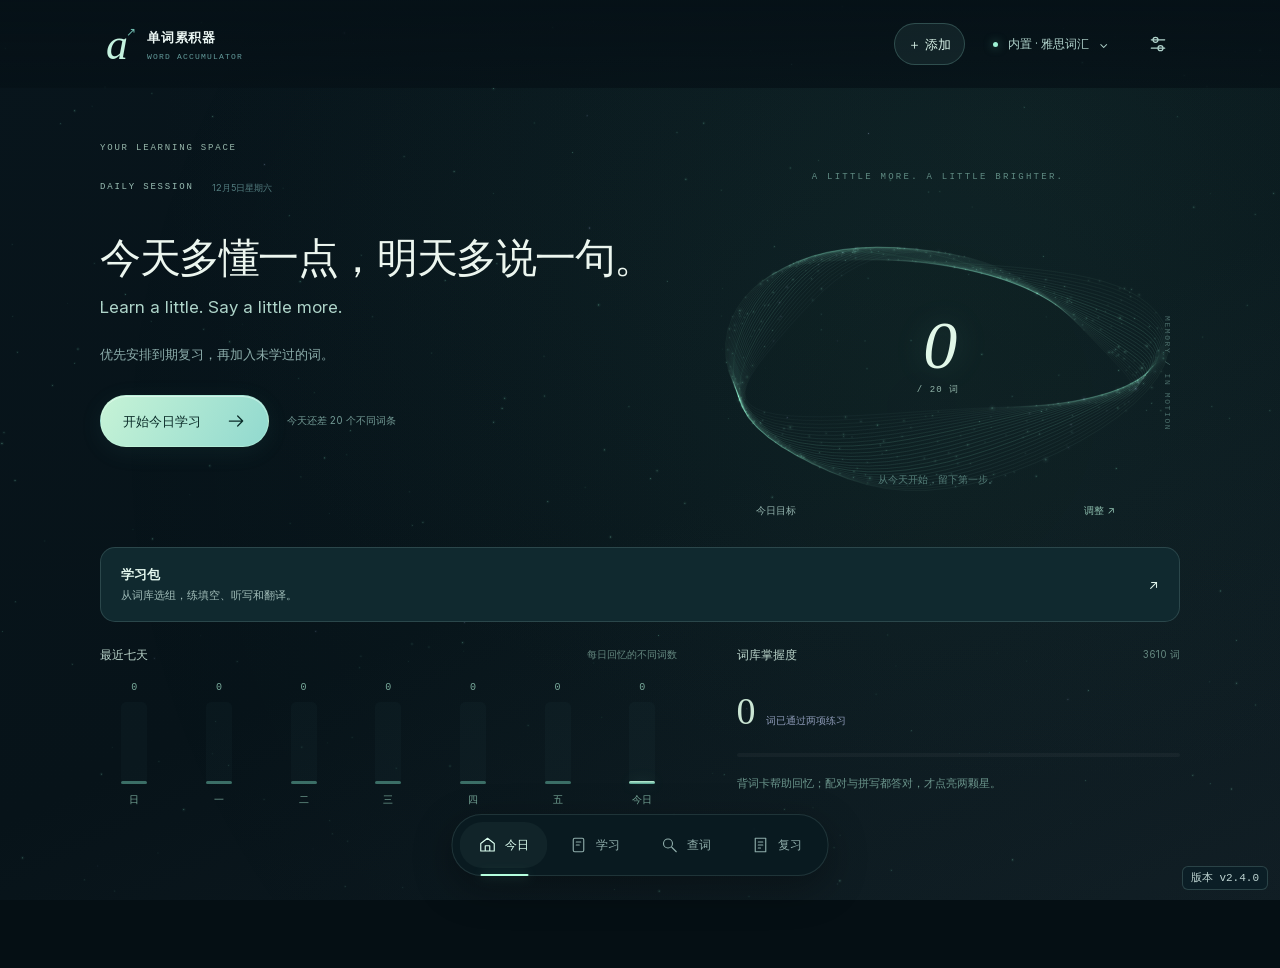
<file: index.html>
<!doctype html>
<html lang="zh-CN">
<head>
<meta charset="utf-8">
<meta name="viewport" content="width=device-width, initial-scale=1, viewport-fit=cover">
<title>单词累积器 · Word Accumulator</title>

<script>const words = [];</script>
<script defer src="words-01.js"></script>
<script defer src="words-02.js?v=5"></script>
<script defer src="words-03.js?v=5"></script>
<script defer src="words-04.js"></script>
<script defer src="words-05.js"></script>
<script defer src="words-06.js"></script>
<script defer src="words-07.js"></script>
<script defer src="words-08.js?v=5"></script>
<script defer src="words-09.js"></script>
<script defer src="words-10.js"></script>
<script defer src="words-11.js"></script>
<script defer src="words-12.js?v=5"></script>
<script defer src="extra-examples.js"></script>
<script defer src="word-audit.js"></script>
<script defer src="deck-photo.js?v=3"></script>
<script defer src="unit6-repair.js?v=1"></script>
<script defer src="custom-decks.js?v=9"></script>
<script defer src="accumulator.js?v=studio5"></script>
<script defer src="sentence-quiz.js?v=decks1"></script>
<link rel="stylesheet" href="star-study.css?v=panels1">
<link rel="stylesheet" href="orbit.css?v=1">
<script defer src="pronunciation.js?v=1"></script>
<script defer src="pronunciation-audit.js?v=1"></script>
<script defer src="studio-audio.js?v=localvoice1"></script>
<script defer src="learning-progress.js?v=2"></script>
<script defer src="star-study.js?v=dictionary1"></script>
<script defer src="filter-panels.js?v=multideck1"></script>
<link rel="stylesheet" href="spatial.css?v=studio4">
<script defer src="backup-validation.js?v=2"></script>
<script defer src="spatial.js?v=library2"></script>
<script defer src="practice-sessions.js?v=1"></script>
<link rel="stylesheet" href="luminous.css?v=2">
<script defer src="luminous.js?v=orbit5"></script>
<link rel="stylesheet" href="personal-learning.css?v=5">
<script defer src="word-dictionary.js?v=2"></script>
<script defer src="personal-learning.js?v=6"></script>
<script defer src="exam-core.js?v=library1"></script>
<script defer src="exam-store.js?v=1"></script>
<script defer src="exam-ocr.js?v=3"></script>
<script defer src="vocabulary-library.js?v=2"></script>
<script defer src="deepseek-import.js?v=2"></script>
<script defer src="exam-app.js?v=deepseek3"></script>
<script defer src="exam-entry.js?v=deepseek1"></script>
  <link rel="stylesheet" href="release-version.css?v=2.2.0">
</head>
<body class="personal-learning"><div class="studio-shell">
<aside class="studio-rail" aria-label="导航">
  <div class="studio-brand"><span class="brand-mark" aria-hidden="true">◎</span><div><strong>单词累积器</strong><small>WORD ACCUMULATOR</small></div></div>
  <div class="rail-label">学习工作台</div>
  <nav aria-label="练习模式">
    <button type="button" data-mode="study" aria-pressed="true"><span aria-hidden="true">◇</span> 背词卡</button>
    <button type="button" data-mode="browse" aria-pressed="false"><span aria-hidden="true">⌕</span> 查词</button>
    <button type="button" data-mode="match" aria-pressed="false"><span aria-hidden="true">⇄</span> 英汉配对</button>
    <button type="button" data-mode="spell" aria-pressed="false"><span aria-hidden="true">Aa</span> 拼写</button>
    <button type="button" data-mode="quiz" aria-pressed="false"><span aria-hidden="true">≡</span> 句子选择</button>
  </nav>
  <div class="rail-credit">make by lyxx</div>
</aside>
<main>
<p id="personal-notice" role="status"></p>
<section id="vocabulary-workspace" hidden aria-label="词库与学习包"></section>
<template id="vocabulary-template">
<div class="vocabulary-panel">
  <div id="notice" role="status" aria-live="polite"></div>
    <section id="view-home" class="view" hidden>
      <h1>学习包</h1>
      <p class="muted pack-intro">从词库选一组或多组，按题型练填空、听写和翻译。</p>
      <div id="return-strip" class="return-strip" hidden></div>
      <section class="panel source-picker" aria-labelledby="choose-groups-title">
        <div class="section-head small"><h2 id="choose-groups-title">从词库选练习分组</h2><button class="text-button" id="go-add-material">＋ 添加资料到词库</button></div>
        <label class="field">选择词库<select id="pack-deck"></select></label>
        <div id="pack-groups" class="pack-groups" role="group" aria-label="可选分组"></div>
        <div class="actions picker-actions"><button class="primary" id="choose-pack-groups" disabled>用所选分组创建学习包 →</button><span id="pack-group-count" class="muted" role="status"></span></div>
      </section>
      <div class="section-head"><h2>我的学习包</h2><button class="text-button" id="toggle-archived">查看已归档</button></div>
      <div id="pack-list" class="pack-grid"><p class="muted">正在读取学习包…</p></div>
      <div class="storage-strip"><p>学习包与练习进度保存在此浏览器。</p><button class="text-button" id="backup-all">导出学习包</button><label class="text-button file-label">导入学习包备份<input id="backup-file" type="file" accept=".json,application/json"></label></div>
    </section>
    <section id="view-saved" class="view" hidden>
      <h1>词库准备好了</h1>
      <p class="hint">在顶部「学习词库」可随时切换，和雅思词汇一样练背词卡、配对和拼写。每套词库独立保存进度。</p>
      <p class="muted pack-intro" id="library-saved-message" role="status"></p>
      <div class="actions">
        <button class="primary" id="open-imported-library">开始背这套单词</button>
        <button id="browse-imported-library">查看这套词库</button>
        <button id="practice-imported-library">去学习包选组</button>
        <button id="add-more-material">继续添加</button>
      </div>
    </section>
    <section id="view-import" class="view" hidden>
      <button class="back-link" id="back-from-workspace">← 返回</button>
      <div class="page-heading"><p class="eyebrow" id="import-kicker">第 1 步 · 添加资料</p><h1 id="import-heading">先把要学的，放进来。</h1><p id="import-description" class="muted">一张词表截图，或几行双语句子，就能开始。</p></div>
      <div class="steps" aria-label="创建步骤"><span id="step-one" class="active" aria-current="step"><b>1</b> 添加资料</span><i></i><span id="step-two"><b>2</b> 核对词句</span><i></i><span id="step-three"><b>3</b> <span id="final-step-label">保存到词库</span></span></div>
      <div id="import-inputs" class="import-workspace">
        <section class="panel input-panel recognition-panel" aria-label="识别方式">
          <label class="field">识别方式
            <select id="recognition-method">
              <option value="local">本机识别 · 整齐词表 · 免费</option>
              <option value="deepseek">DeepSeek · 双栏课本、排版复杂的资料</option>
            </select>
          </label>
          <div id="deepseek-settings" hidden>
            <label class="field">DeepSeek API Key<input id="deepseek-key" type="password" autocomplete="off" spellcheck="false" autocapitalize="none" placeholder="粘贴你的 API Key"></label>
            <p id="deepseek-key-status" class="hint" role="status"></p>
            <button type="button" id="deepseek-forget" class="text-button" hidden>清除已保存的 Key</button>
            <p class="hint">使用 V4.1 Flash 1017。点击识别后，当前资料会直接发送给 DeepSeek，按你的 API 账户计费。Key 在首次成功调用后记在当前浏览器，公共设备使用后请清除。</p>
            <button id="deepseek-cancel" class="text-button" hidden>停止等待</button>
          </div>
          <p id="deepseek-progress" class="hint" role="status"></p>
          <p id="deepseek-usage" class="hint" role="status" hidden></p>
        </section>
        <div class="import-tabs" role="group" aria-label="选择导入方式"><button data-import-mode="image" aria-pressed="true"><svg viewBox="0 0 24 24" aria-hidden="true"><rect x="3" y="4" width="18" height="16" rx="3"/><path d="m6 16 4-4 4 4 3-2M8 8h.01"/></svg>上传图片 / 文件</button><button data-import-mode="text" aria-pressed="false"><svg viewBox="0 0 24 24" aria-hidden="true"><path d="M5 5h14M5 10h14M5 15h9M5 20h6"/></svg>粘贴文字</button></div>
        <section id="image-input-panel" class="panel input-panel"><label class="drop-zone" id="drop-zone"><span class="upload-illustration" aria-hidden="true"><span class="upload-sheet"><i></i><i></i><i></i></span><span class="upload-circle">↑</span></span><strong>添加词表截图或课本照片</strong><span>点击选择，或拖入文件 · 支持多图一起导入</span><span class="file-types">图片 / TXT / CSV / TSV / PDF / DOCX</span><input id="source-files" type="file" multiple accept="image/*,.txt,.csv,.tsv,.pdf,.docx"></label><div class="import-tip"><span>小提示</span><p>尽量拍正，让整页词表入镜。双栏课本会尝试分栏识别。每次最多 10 个文件，图片上限 12 MB，文档上限 18 MB。</p></div><p class="hint" id="image-recognition-note">本机识别首次需下载识别资源，可以随时停止。</p></section>
        <section id="text-input-panel" class="panel input-panel" hidden><div class="section-head small"><h2>复制进来，就从这里开始。</h2><button class="text-button" id="fill-example">帮我填一个示例</button></div><label class="sr-only" for="import-text">词表或双语句子</label><textarea id="import-text" rows="9" maxlength="120000" placeholder="address | 处理；解决 | We need to address this problem.&#10;capture | 拍摄；记录 | I want to capture the light.&#10;We need more time. | 我们需要更多时间。"></textarea><div class="import-tip"><span>这样写就行</span><p>一行一条，用竖线或制表符分隔。只有英文的单词会尝试补齐释义；句子的中文意思请一起放进来。</p></div></section>
        <div id="source-list" class="source-list"></div><div id="ocr-progress" class="ocr-progress" hidden><span class="working-dot"></span><p id="ocr-status" role="status"></p><progress id="ocr-meter" max="1" value="0"></progress><button class="text-button" id="cancel-ocr">停止识别</button></div><p id="import-summary" class="hint"></p>
      </div>
      <div id="preview-actions" class="wizard-actions"><span id="draft-status" class="hint">资料仅保存在当前设备</span><button class="primary" id="preview">下一步：核对词句 →</button></div>
      <section id="review-panel" hidden>
        <div id="review-content"><div class="review-tools"><div><h2>这些是准备带进练习的内容</h2><p id="review-summary" class="muted"></p></div><button class="text-button" id="back-to-sources">← 修改资料</button></div><div class="review-tools"><label class="check"><input type="checkbox" id="select-all" checked> 全部选入学习</label><button class="text-button" id="add-row">＋ 手动加一条</button></div><p id="parse-notice" class="hint"></p><p id="deepseek-review-usage" class="hint" role="status" hidden></p><details id="deepseek-coverage" hidden><summary>查看每份资料识别了多少条</summary><ul id="deepseek-page-counts"></ul></details><div id="review-rows"></div><div class="pager"><button id="prev-page">← 上一页</button><span id="page-label"></span><button id="next-page">下一页 →</button></div><div class="wizard-actions review-next"><span id="chosen-summary" class="hint"></span><button id="review-forward" class="primary">核对好了，下一步 →</button></div></div>
        <section id="destination-content" class="panel destination-panel" hidden>
          <div class="section-head small"><h2>保存到词库</h2><button class="text-button" id="back-to-material-review">← 返回核对</button></div>
          <p id="destination-summary" class="muted"></p>
          <div id="word-destination">
            <label class="field">单词保存位置<select id="material-deck"></select></label>
            <label class="field" id="material-name-field">新词库名称<input id="material-name" maxlength="80" placeholder="例如：大学英语 U5"></label>
          </div>
          <p id="sentence-destination" class="hint">双语句子会出现在「查词 → 已添加 → 句子」，可以直接练翻译。</p>
          <button class="primary" id="save-to-library">保存到词库</button>
        </section>
        <div id="plan-content" class="plan-layout" hidden>
          <section class="panel plan-panel"><div class="section-head small"><h2>给这次学习一个名字</h2><button class="text-button" id="back-to-review">← 返回核对</button></div><label class="field">学习包名称<input id="pack-name" maxlength="80" placeholder="例如：大学英语 U1–U4 小测"></label>
            <div class="plan-fields"><label class="field">考试 / 预计学完日期<input id="exam-date" type="date" required><span class="hint">没有考试也可以，用它安排学习节奏。</span></label><fieldset><legend>每天花多少时间？</legend><div class="pill-options" id="minute-options"><button type="button" data-minutes="5">5 分钟</button><button type="button" data-minutes="10">10 分钟</button><button type="button" data-minutes="15" aria-pressed="true">15 分钟</button><button type="button" data-minutes="20">20 分钟</button><button type="button" data-minutes="30">30 分钟</button></div></fieldset></div>
            <fieldset><legend>这次想练什么？</legend><div class="mode-options"><label class="check"><input type="checkbox" name="pack-mode" value="cloze" checked><span>首字母填空<small>从词义和原句里回忆</small></span></label><label class="check"><input type="checkbox" name="pack-mode" value="listen" checked><span>听写<small>听到单词，写出拼写</small></span></label><label class="check"><input type="checkbox" name="pack-mode" value="en-zh" checked><span>英译中<small>读懂原句的意思</small></span></label><label class="check"><input type="checkbox" name="pack-mode" value="zh-en" checked><span>中译英<small>用英文把意思说出来</small></span></label></div></fieldset>
          </section>
          <aside class="plan-ready"><span class="ready-icon" aria-hidden="true">✦</span><p class="eyebrow">准备好，就开始</p><h2 id="plan-ready-title">你的练习正在就位。</h2><p id="plan-ready-summary"></p><div id="plan-preview"></div><p class="hint">先复习到期内容，再学新词句。每轮最多 10 题，随时可以暂停。</p><button class="primary full" id="save-pack">创建并开始练习 →</button><p id="save-status" role="status" class="hint"></p><p class="local-note">保存在当前浏览器 · 支持导出备份</p></aside>
        </div>
      </section>
    </section>
    <section id="view-pack" class="view" hidden><div id="pack-detail"></div></section>
    <section id="view-practice" class="view" hidden>
      <div class="practice-top"><button class="back-link" id="leave-practice">← 保存并返回</button><span id="practice-name"></span><span id="practice-count"></span></div><progress id="practice-meter" max="10" value="0" aria-label="本轮练习进度"></progress>
      <div id="question-card" class="question-card"><div class="question-eyebrow"><span id="question-type" class="eyebrow"></span><button class="text-button" id="question-source">查看来源 ↗</button></div><div id="listen-area" hidden><button class="listen-button" id="listen-play" aria-label="播放听写发音">♪</button><p>点击播放，可重复听</p></div><p id="question-prompt" class="question-prompt" lang="en"></p><p id="question-clue" class="question-clue"></p><div id="speech-line" class="speech-line"><button id="question-play" class="text-button">♪ 朗读原句</button><span id="speech-status" role="status"></span><div class="accent-control"><button data-accent="en-GB" aria-pressed="false">英音</button><button data-accent="en-US" aria-pressed="true">美音</button></div></div><form id="answer-form"><label id="answer-label" for="practice-answer">你的答案</label><textarea id="practice-answer" rows="2" maxlength="1500" autocomplete="off" autocapitalize="none" spellcheck="false" placeholder="先回忆，再写下答案"></textarea><div class="answer-actions"><button type="button" class="text-button" id="reveal-answer">暂时不会，看答案</button><button type="submit" class="primary" id="check-answer">检查答案 ↵</button></div></form><div id="answer-feedback" role="status" hidden></div><div id="self-review" hidden><p>表达不同也可以正确。请核对否定、数量、时间和主客体，再判断意思是否一致。</p><label class="check"><input id="remember-alternative" type="checkbox"> 保存这次表达为可接受答案</label><div class="actions"><button id="self-wrong">还需复习</button><button id="self-correct" class="primary">意思一致</button></div></div><button id="next-question" class="primary full" hidden>下一题 →</button></div><div id="session-result" class="panel result-panel" hidden></div>
    </section>
  <dialog id="source-dialog" class="source-dialog"><div class="dialog-head"><div><p class="eyebrow">回到原文，找回语境</p><h2 id="source-title">原始资料</h2></div><button class="icon-button" id="source-close" aria-label="关闭来源">×</button></div><div id="source-content"></div></dialog>
  <dialog id="confirm-dialog"><h2 id="confirm-title"></h2><p id="confirm-description"></p><div class="actions"><button id="confirm-cancel">取消</button><button id="confirm-ok" class="primary">确认</button></div></dialog>
</div>
</template>
<div class="studio-top"><span>学习工作台 <b>/</b> <strong id="studio-mode">背词卡</strong></span><button id="help-open" type="button">? 操作说明</button></div>
<header class="acc-hero"><div class="orbital-art" aria-hidden="true"><i></i><i></i><i></i><span></span></div>
  <div class="hero-copy"><div class="eyebrow" id="studio-kicker">01 / FLASHCARDS</div><h1 id="studio-title">背词卡</h1><p id="studio-description">选一个词组，先回忆词义，再翻卡确认。</p></div>
  <div class="hero-progress"><span class="eyebrow">当前词库进度</span><div class="hero-metrics"><div><strong id="mastered-count">—</strong><span>已掌握</span></div><div><strong id="unmastered-percent">—</strong><span>待掌握</span></div></div></div>
  <div class="hero-art">
    <svg viewBox="0 0 232 174" shape-rendering="crispEdges" aria-hidden="true">
      <defs>
        <clipPath id="glass-top"><path d="M45 23H187V48H178V60H165V68H150V77H133V86H99V77H82V68H67V60H54V48H45Z"/></clipPath>
        <clipPath id="glass-bottom"><path d="M99 87H133V96H150V105H165V113H178V125H187V150H45V125H54V113H67V105H82V96H99Z"/></clipPath>
        <pattern id="grains" width="16" height="12" patternUnits="userSpaceOnUse"><rect width="16" height="12" fill="#b98046"/><rect x="3" y="2" width="2" height="2" fill="#e7bb6b"/><rect x="11" y="8" width="2" height="2" fill="#d39548"/></pattern>
      </defs>
      <path d="M36 17H196V49H187V62H174V72H158V81H142V92H158V102H174V112H187V124H196V156H36V124H45V112H58V102H74V92H90V81H74V72H58V62H45V49H36Z" fill="#927042"/>
      <path d="M45 23H187V48H178V60H165V68H150V77H133V96H150V105H165V113H178V125H187V150H45V125H54V113H67V105H82V96H99V77H82V68H67V60H54V48H45Z" fill="#31584c"/>
      <rect x="42" y="87" width="148" height="63" fill="#9bc4b4" clip-path="url(#glass-bottom)"/>
      <rect id="sand-top" x="42" y="23" width="148" height="63" fill="url(#grains)" clip-path="url(#glass-top)"/>
      <rect id="sand-bottom" x="42" y="150" width="148" height="0" fill="url(#grains)" clip-path="url(#glass-bottom)"/>
      <path d="M24 10H208V17H215V25H17V17H24ZM17 149H215V157H208V164H24V157H17Z" fill="#bd8a49"/>
      <path d="M24 10H208V14H24ZM24 153H208V157H24Z" fill="#ebc78a"/>
      <path d="M29 25H36V149H29ZM196 25H203V149H196Z" fill="#bd8a49"/>
      <path d="M31 32H33V141H31ZM198 32H200V141H198Z" fill="#ebc78a"/>
    </svg>
  </div>
</header>

<div class="study-controls" aria-label="词库与筛选">
  <div class="deck-bar"><div class="control-symbol" aria-hidden="true">▤</div><div class="select-field"><label for="deck-select">学习词库</label><select id="deck-select"></select></div><button type="button" class="primary" id="deck-import">＋ 添加资料</button></div>
  <div class="toolbar" id="word-toolbar" hidden><div class="select-field"><label for="topic">主题范围</label><select id="topic"><option value="">全部主题</option></select></div><div class="select-field filter-control"><label for="word-filter">练习筛选</label><select id="word-filter"></select></div><div class="filter-stats"><span class="tag" id="count"></span><span class="word-stars" id="progress" aria-live="polite"></span></div></div>
</div>
<details class="card scope-picker" id="practice-scope" hidden>
<summary>练习范围 <span class="scope-chip" id="scope-summary"></span></summary>
<p class="muted">可以跨主题勾选多组。未勾选时，使用上方「主题」选定的范围。</p>
<div class="scope-list" id="scope-list"></div>
<div class="actions"><button type="button" id="scope-clear">清除所选分组</button></div>
</details>
<nav class="learning-modes" aria-label="学习方式" hidden>
  <button type="button" data-view="study">背词卡</button>
  <button type="button" data-exercise="match">配对</button>
  <button type="button" data-exercise="spell">拼写</button>
  <button type="button" data-exercise="quiz">选词</button>
  <button type="button" data-view="translate">翻译</button>
  <button type="button" data-view="packs">学习包</button>
</nav>
<nav class="collection-tabs" aria-label="查词与词库" hidden>
  <button type="button" data-view="lookup">英汉词典</button>
  <button type="button" data-view="collection">已添加</button>
  <button type="button" data-view="browse">浏览词库</button>
</nav>
<section id="dictionary" hidden aria-label="英汉词典">
  <form id="dictionary-form" role="search">
    <input id="dictionary-input" type="search" lang="en" aria-label="英文单词或短语" placeholder="输入英文单词或短语" maxlength="90" autocomplete="off" autocapitalize="none" spellcheck="false" enterkeyhint="search" required>
    <button type="submit" class="primary">查词</button>
  </form>
  <div id="dictionary-pronunciation" class="dictionary-audio pronunciation-controls" hidden>
    <button type="button" data-pronunciation="en-GB" aria-label="播放英音">英音</button>
    <button type="button" data-pronunciation="en-US" aria-label="播放美音">美音</button>
    <span id="dictionary-audio-status" role="status"></span>
  </div>
  <div id="dictionary-suggestions" aria-label="试查单词">
    <span>试一试</span>
    <button type="button" lang="en" data-lookup="plot">plot</button>
    <button type="button" lang="en" data-lookup="capture">capture</button>
    <button type="button" lang="en" data-lookup="hesitate">hesitate</button>
  </div>
  <p id="dictionary-status" role="status"></p>
  <article id="dictionary-result" hidden></article>
</section>
<section id="personal-collection" hidden aria-label="已添加的单词与句子">
  <div class="collection-head">
    <div class="collection-types" role="group" aria-label="收藏类型">
      <button type="button" data-collection="word" aria-pressed="true">单词</button>
      <button type="button" data-collection="sentence" aria-pressed="false">句子</button>
    </div>
    <div class="collection-actions">
      <button type="button" id="collection-study" disabled>背收藏单词</button>
      <button type="button" id="collection-translate" hidden>练收藏句子</button>
      <button type="button" id="collection-import">＋ 添加资料</button>
    </div>
  </div>
  <p id="collection-status" role="status"></p>
  <p id="collection-empty" class="muted"></p>
  <ul id="collection-list"></ul>
  <p id="collection-audio" class="tag" role="status"></p>
</section>
<section id="translation" class="card" hidden aria-label="双向翻译">
  <div class="translation-head">
    <div class="collection-types" role="group" aria-label="翻译方向">
      <button type="button" data-direction="en" aria-pressed="true">英译中</button>
      <button type="button" data-direction="zh" aria-pressed="false">汉译英</button>
    </div>
    <button type="button" id="translation-all" hidden>练全部句子</button>
    <span id="translation-progress" class="tag"></span>
  </div>
  <p id="translation-empty" class="muted" hidden></p>
  <button type="button" data-add id="translation-add" hidden>＋ 添加句子</button>
  <div id="translation-question" hidden>
    <p id="translation-prompt" tabindex="-1"></p>
    <form id="translation-form">
      <label for="translation-answer">你的译文</label>
      <textarea id="translation-answer" rows="3" maxlength="1500" required></textarea>
      <button type="submit" class="primary">提交并对照</button>
    </form>
    <div id="translation-result" hidden>
      <h2>参考译文</h2>
      <p id="translation-reference"></p>
      <p id="translation-feedback" class="muted" role="status"></p>
      <div class="actions translation-ratings">
        <button type="button" data-translation-rating="again">需要重练</button>
        <button type="button" data-translation-rating="close">意思相近</button>
        <button type="button" class="primary" data-translation-rating="correct">正确</button>
      </div>
    </div>
  </div>
  <div id="translation-done" hidden>
    <p id="translation-summary"></p>
    <button type="button" id="translation-repeat">再练一轮</button>
  </div>
</section>
<div class="exercise-layout browsing" id="exercise-layout"><div>
<section id="study" class="star-study" aria-label="背词卡">
<div class="card study-card">
<div class="flight-toolbar"><button type="button" id="study-focus" aria-pressed="false">⤢ 沉浸</button><div class="flight-label"><span class="live-dot"></span> ORBIT / 记忆航行</div><div class="flight-options" aria-label="背词方式"><button type="button" data-flight="swipe" aria-pressed="true">滑动卡</button><button type="button" data-flight="classic" aria-pressed="false">按钮卡</button></div></div>
  <div class="study-meta"><span class="eyebrow" id="study-batch">本组词卡</span><span id="study-count" class="tag" aria-live="polite"></span></div>
  <progress id="study-progress" aria-label="本组词卡进度" max="30" value="0"></progress>
  <div class="card-orbit"><div class="orbit-underlay" aria-hidden="true"></div><div class="flashcard-face" id="study-face"><span id="swipe-verdict" aria-hidden="true"></span>
    <div class="flashcard-top"><span id="study-index" class="eyebrow">WORD CARD</span><button type="button" id="study-speak" aria-label="播放英语发音">◖)) 发音</button></div>
    <button type="button" id="study-flip" aria-controls="study-details" aria-expanded="false"><strong id="study-word" lang="en"></strong><span class="tag" id="study-hint"></span></button>
    <div id="study-details" hidden><p id="study-meaning"></p><p id="study-example" lang="en"></p><a id="study-source" class="tag" hidden></a></div>
    <span id="speech-status" class="tag" role="status"></span>
  </div>
  </div><p class="gesture-guide" id="gesture-guide">← 左划再复习 · 轻点展开 · 右划认识 →</p>
  <div class="study-ratings" aria-label="自评"><button type="button" data-rating="1"><kbd>←</kbd> 再复习</button><button type="button" data-rating="2"><kbd>2</kbd> 模糊</button><button type="button" data-rating="3">认识 <kbd>→</kbd></button></div>
  <div class="actions study-actions"><button type="button" id="study-undo" disabled>↶ 撤销上张</button><button type="button" id="study-restart" hidden>再背本组</button><button type="button" class="primary" id="study-match">练习本组配对 <span aria-hidden="true">↗</span></button></div>
</div>
<aside class="card map-panel">
  <div class="map-head"><div><span class="eyebrow">GROUP PROGRESS</span><h2>本组单词</h2></div><span id="map-count" class="tag"></span></div>
  <label for="map-group">学习分组</label><select id="map-group"></select>
  <div class="map-field"><svg viewBox="0 0 280 180" preserveAspectRatio="none" aria-hidden="true"><path d="M26 20 70 50 113 29 168 58 210 22 254 43M20 89 63 111 109 78 163 99 209 84 260 105M24 152 62 134 109 163 158 134 213 158 256 139M70 50 63 111 62 134M168 58 163 99 158 134M210 22 209 84 213 158"/></svg><div id="constellation" aria-label="本组单词航线"></div></div>
  <p class="tag">点编号跳转词卡。配对、拼写都通过后，航点点亮。</p>
</aside>
</section>
<section class="card" id="browse" aria-label="查词" hidden>
<div class="panel-heading"><span class="eyebrow">WORD INDEX</span><h2>搜索词汇</h2></div><label class="sr-only" for="search">搜索词汇</label><input id="search" type="search" placeholder="输入英文单词或中文释义">
<div class="workspace">
<div class="word-pane"><div class="words" id="word-list"></div><p id="empty" hidden>没有找到符合条件的词。</p></div>
<aside class="card detail" aria-label="词条详情"><h2 id="detail-word">选择一个单词</h2><p class="tag" id="detail-pos"></p><p id="detail-meaning"></p><p class="word-stars" id="detail-stars"></p><div id="example-block" hidden><h3>例句</h3><p lang="en" id="detail-example"></p><a id="example-source" class="tag" hidden></a></div></aside>
</div>
</section>
<section class="card" id="match" hidden aria-label="配对">
<div class="panel-heading match-heading"><div><span class="eyebrow">MATCH ROUND</span><h2>英汉配对</h2></div><span class="scope-chip" id="match-range"></span></div>
<p class="muted">先选英文，再选对应的中文。</p>
<div class="pair-labels"><span>EN · 单词</span><span>中 · 释义</span></div>
<div class="pairs"><div id="english" aria-label="英文选项"></div><div id="chinese" aria-label="中文选项"></div></div>
<p class="feedback" id="match-feedback" aria-live="polite"></p><button class="primary" id="new-round">换一轮</button>
</section>
<section class="card" id="spell" hidden aria-label="拼写">
<div class="panel-heading"><span class="eyebrow">SPELLING</span><h2>看释义拼单词</h2></div><p id="spell-clue"></p><p class="muted" id="spell-hint"></p>
<form id="spell-form">
<label class="spell-input"><span class="letters" id="typed-letters" aria-hidden="true"></span><input id="answer" aria-label="英文拼写" autocomplete="off" autocapitalize="off" spellcheck="false"></label>
<div id="correction" hidden><p class="answer-label">正确拼写（逐字对照）</p><div class="letters" id="correct-letters"></div></div>
<div class="actions"><button class="primary" id="submit">提交</button></div>
</form>
<p class="feedback" id="spell-feedback" aria-live="polite"></p>
</section>
<section class="card" id="quiz" hidden aria-label="句子选择">
<div class="panel-heading"><span class="eyebrow">IN CONTEXT</span><h2>句子选词</h2></div><p class="tag" id="quiz-mode"></p>
<p id="quiz-prompt" lang="en"></p>
<div id="quiz-options" class="quiz-options"></div>
<p class="feedback" id="quiz-feedback" aria-live="polite"></p>
<div id="quiz-explanation" class="quiz-explanation" hidden>
<h3>答案解析</h3><p id="quiz-part"></p><p id="quiz-reason"></p><ul id="quiz-meanings"></ul>
</div>
<div class="actions"><button id="quiz-next" class="primary" hidden>下一题</button><button id="quiz-all" hidden>回到全部句子</button></div>
</section>
</div>
<aside class="card wrong-side" id="wrong-side" hidden aria-labelledby="wrong-title">
<h2 id="wrong-title">错题本</h2><div class="wrong-columns"><section><h3>单词 <span class="tag" id="wrong-count"></span></h3>
<p class="muted" id="wrong-empty">当前范围还没有错词。答错的词会自动记在这里。</p>
<div class="wrong-actions">
<button type="button" data-review="match">错词配对</button>
<button type="button" data-review="spell">错词拼写</button>
</div>
<ol class="wrong-list" id="wrong-list"></ol></section>
<section><h3>句子 <span class="tag" id="sentence-count"></span></h3>
<p class="muted" id="sentence-empty">还没有句子错题。</p>
<button type="button" id="sentence-review">重做句子错题</button>
<ol class="wrong-list sentence-list" id="sentence-list"></ol><div id="translation-review"></div></section></div>
</aside></div>
<dialog id="quick-add" class="studio-dialog" aria-labelledby="quick-add-title">
  <div class="dialog-head"><h2 id="quick-add-title">添加单词或句子</h2><button type="button" class="space-icon" id="quick-close" aria-label="关闭">×</button></div>
  <div class="dialog-body">
    <form id="quick-form">
      <label for="quick-text">输入单词或句子</label>
      <textarea id="quick-text" rows="3" maxlength="20000" placeholder="例如 hesitate。多条内容每行一条。
句子可用「原句 | 译文」一起添加。" required></textarea>
      <div class="quick-controls">
        <label for="quick-type">内容类型</label>
        <select id="quick-type"><option value="auto">自动识别</option><option value="word">英文单词或短语</option><option value="en">英文句子</option><option value="zh">中文句子</option></select>
        <button type="submit" class="primary" id="quick-preview">查看结果</button>
      </div>
    </form>
    <div id="quick-pronunciation" class="dictionary-audio pronunciation-controls" hidden>
      <button type="button" id="quick-speak">试听发音</button>
      <span id="quick-audio-status" role="status"></span>
    </div>
    <p id="quick-status" class="muted" role="status"></p>
    <div id="quick-review" hidden>
      <div id="quick-rows"></div>
      <button type="button" id="quick-save" class="primary">加入学习</button>
    </div>
  </div>
</dialog>
<dialog id="deck-dialog" class="deck-dialog" aria-labelledby="deck-title">
<div class="panel-heading"><span class="eyebrow">PERSONAL VOCABULARY</span><h2 id="deck-title">导入我的词库</h2></div>
<label class="deck-label" for="deck-name">词库名称</label><input id="deck-name" maxlength="60" placeholder="例如 管理学第 1–3 章">
<label class="deck-label" for="deck-text">粘贴词表，或先读取文件</label>
<textarea id="deck-text" rows="5" placeholder="一行一词，或用制表符、竖线分列&#10;allocate | v. | 分配 | We allocate time for each task.&#10;habitat"></textarea>
<div class="deck-upload"><label for="deck-file">选择截图或文档（可多选）</label><input id="deck-file" type="file" multiple accept="image/*,.txt,.csv,.tsv,.docx,.pdf"></div>
<p class="tag">支持图片、TXT、CSV、TSV、DOCX 和可选中文字的 PDF。文件在浏览器读取。优先保留原文中的词性、释义和例句。</p>
<label class="lookup-toggle"><input type="checkbox" id="deck-lookup" checked> 用词典补齐缺失项 <span class="tag">只发送待查的单词</span></label>
<div class="actions"><button type="button" id="deck-preview" class="primary">生成预览</button><button type="button" id="deck-close">关闭</button></div>
<p class="tag" id="deck-status" role="status"></p>
<div id="deck-review" hidden><h3>确认词条</h3><p class="tag">可以修改每一项。没有释义的词可背词卡，补上释义后才能用于配对和拼写。</p><div id="deck-rows"></div><button type="button" class="primary" id="deck-save">保存并切换词库</button></div>
</dialog>
<dialog class="studio-help" id="studio-help" aria-labelledby="help-title">
<div class="panel-heading"><span class="eyebrow">QUICK GUIDE</span><h2 id="help-title">操作说明 · 触屏与键盘</h2></div>
<p>背词卡：滑动卡模式下，左划再复习、右划认识；小幅拖动松手会回弹，上下滑动仍可滚动页面。也可切换按钮卡。撤销可以回到上张。每组最多 30 词。点卡片或按空格看释义，也可以直接点按钮或按 1 / 2 / 3 自评。不会的词稍后再出现，有点印象的排到队尾，直到选择“认识”才离开本轮；可以随时返回首页，进度自动保存。</p>
<p>发音：点「发音」播放英语语音。英汉配对：每轮最多 10 对，先点英文、再点释义，也可用 Tab 和 Enter 操作按钮。拼写：输入后按 Enter 提交，再按一次进下一题。句子选择：点选项立即看解析。</p>
<p>沉浸：收起标题与分组面板，专注当前词卡；再点一次即可退出。</p><p>学习词库：用顶部「学习词库」勾选一套或多套，再点「应用选择」。合练的星星、错题和复习记录会记回原词库。</p>
<p>分组：点编号可打开对应词卡。自评只改变复习顺序，配对和拼写都答对才算掌握。词卡位置保存在当前浏览器。</p>
<form method="dialog"><button class="primary">开始学习</button></form></dialog>
<p class="save-note" id="save-note">进度只保存在当前浏览器。换设备、换浏览器或清除网站数据后，需要重新开始。</p>
<dialog class="celebration" id="match-celebration" aria-labelledby="celebration-title">
<div class="celebration-inner">

<h2 id="celebration-title">你太棒啦！</h2>
<div class="completion-orbit" aria-hidden="true"><i></i><i></i><strong>✓</strong></div><p class="eyebrow">ORBIT COMPLETE</p>
<p>本轮全部一次配对正确。每一次回忆，都在留下轨迹。</p>
<form method="dialog"><button type="button" class="primary" id="celebration-next" autofocus>开启下一轮 →</button><button>留在本轮</button></form>
<p class="tag">点卡片外的空白处也可以关闭</p>
</div>
</dialog>
<footer>词头按雅思词汇 PDF 的 22 个主题整理。站内释义与音标来自 <a href="https://github.com/skywind3000/ECDICT">ECDICT</a>（<a href="ECDICT-LICENSE.txt">MIT</a>），查词数据经 <a href="https://github.com/imfiiish/wordlists">Wordlists</a> 整理（<a href="dictionary/LICENSE.txt">MIT</a>）。部分例句来自 <a href="https://tatoeba.org/">Tatoeba</a>（<a href="https://creativecommons.org/licenses/by/2.0/fr/">CC BY 2.0 FR</a>），示例词录音来自 <a href="dictionary/audio/LICENSE.txt">Endict</a>。星星保存在当前浏览器。</footer>
</main></div>
  <span class="release-version">版本 v2.4.0</span>
</body></html>
</file>
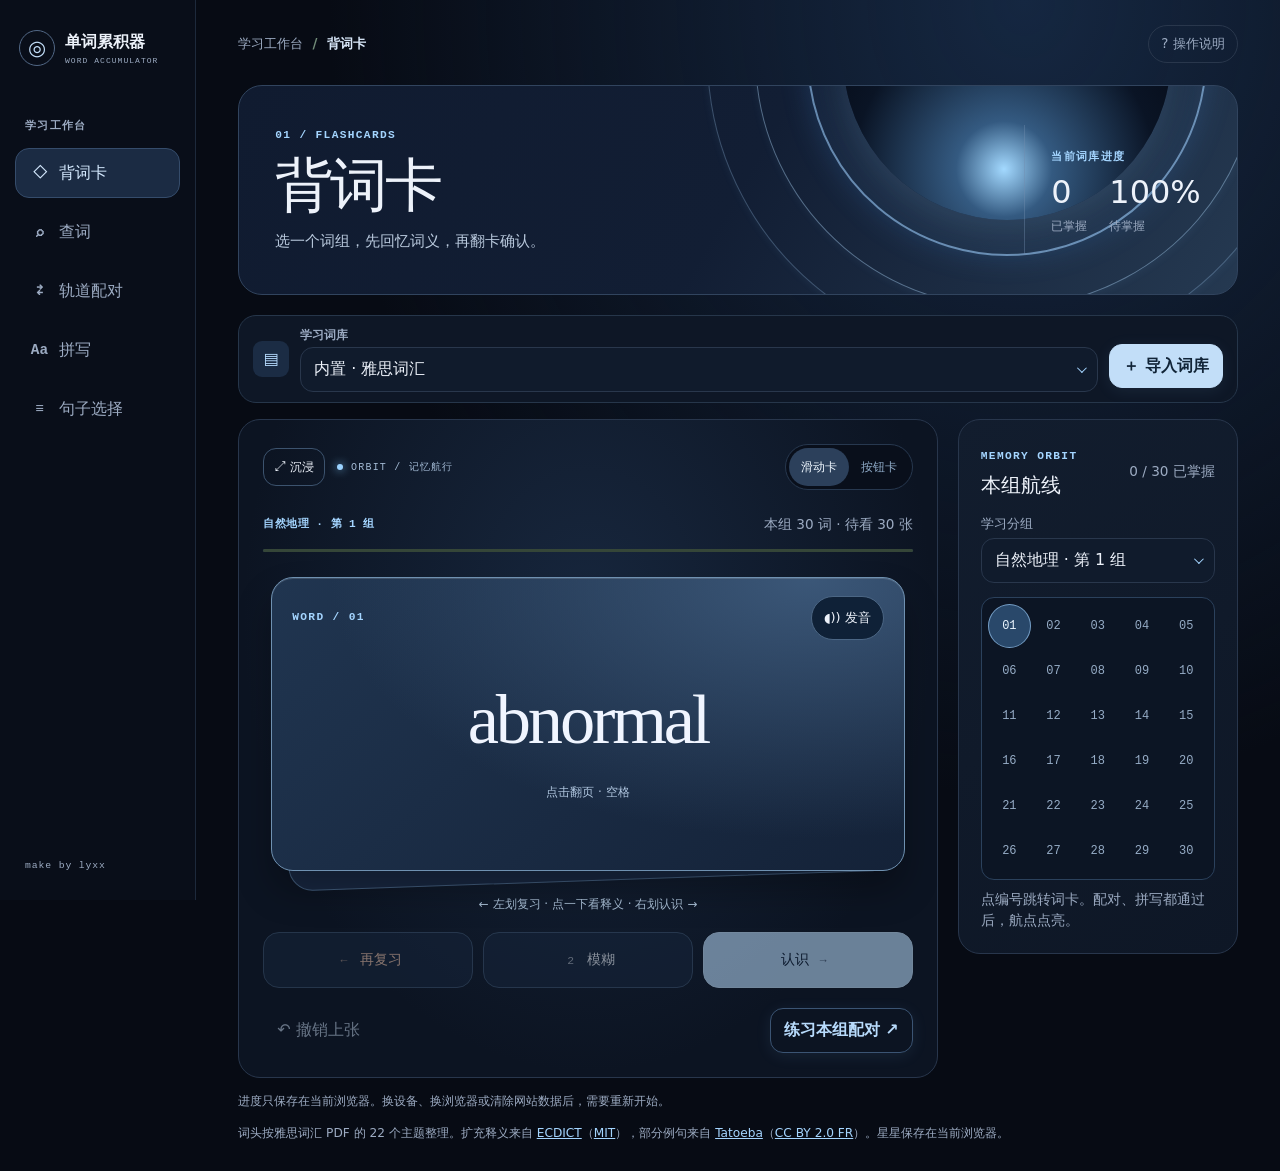
<file: classic.html>
<!doctype html>
<html lang="zh-CN">
<head>
<meta charset="utf-8">
<meta name="viewport" content="width=device-width, initial-scale=1">
<title>单词累积器 · Word Accumulator</title>

<script>const words = [];</script>
<script defer src="words-01.js"></script>
<script defer src="words-02.js?v=5"></script>
<script defer src="words-03.js?v=5"></script>
<script defer src="words-04.js"></script>
<script defer src="words-05.js"></script>
<script defer src="words-06.js"></script>
<script defer src="words-07.js"></script>
<script defer src="words-08.js?v=5"></script>
<script defer src="words-09.js"></script>
<script defer src="words-10.js"></script>
<script defer src="words-11.js"></script>
<script defer src="words-12.js?v=5"></script>
<script defer src="extra-examples.js"></script>
<script defer src="word-audit.js"></script>
<script defer src="deck-photo.js?v=3"></script>
<script defer src="custom-decks.js?v=9"></script>
<script defer src="accumulator.js?v=studio5"></script>
<script defer src="sentence-quiz.js?v=decks1"></script>
<link rel="stylesheet" href="star-study.css?v=panels1">
<link rel="stylesheet" href="orbit.css?v=1">
<script defer src="pronunciation.js?v=1"></script>
<script defer src="pronunciation-audit.js?v=1"></script>
<script defer src="studio-audio.js?v=decks1"></script>
<script defer src="star-study.js?v=orbit1"></script>
<script defer src="filter-panels.js?v=multideck1"></script>
</head>
<body><div class="studio-shell">
<aside class="studio-rail" aria-label="导航">
  <div class="studio-brand"><span class="brand-mark" aria-hidden="true">◎</span><div><strong>单词累积器</strong><small>WORD ACCUMULATOR</small></div></div>
  <div class="rail-label">学习工作台</div>
  <nav aria-label="练习模式">
    <button type="button" data-mode="study" aria-pressed="true"><span aria-hidden="true">◇</span> 背词卡</button>
    <button type="button" data-mode="browse" aria-pressed="false"><span aria-hidden="true">⌕</span> 查词</button>
    <button type="button" data-mode="match" aria-pressed="false"><span aria-hidden="true">⇄</span> 轨道配对</button>
    <button type="button" data-mode="spell" aria-pressed="false"><span aria-hidden="true">Aa</span> 拼写</button>
    <button type="button" data-mode="quiz" aria-pressed="false"><span aria-hidden="true">≡</span> 句子选择</button>
  </nav>
  <div class="rail-credit">make by lyxx</div>
</aside>
<main>
<div class="studio-top"><span>学习工作台 <b>/</b> <strong id="studio-mode">背词卡</strong></span><button id="help-open" type="button">? 操作说明</button></div>
<header class="acc-hero"><div class="orbital-art" aria-hidden="true"><i></i><i></i><i></i><span></span></div>
  <div class="hero-copy"><div class="eyebrow" id="studio-kicker">01 / FLASHCARDS</div><h1 id="studio-title">背词卡</h1><p id="studio-description">选一个词组，先回忆词义，再翻卡确认。</p></div>
  <div class="hero-progress"><span class="eyebrow">当前词库进度</span><div class="hero-metrics"><div><strong id="mastered-count">—</strong><span>已掌握</span></div><div><strong id="unmastered-percent">—</strong><span>待掌握</span></div></div></div>
  <div class="hero-art">
    <svg viewBox="0 0 232 174" shape-rendering="crispEdges" aria-hidden="true">
      <defs>
        <clipPath id="glass-top"><path d="M45 23H187V48H178V60H165V68H150V77H133V86H99V77H82V68H67V60H54V48H45Z"/></clipPath>
        <clipPath id="glass-bottom"><path d="M99 87H133V96H150V105H165V113H178V125H187V150H45V125H54V113H67V105H82V96H99Z"/></clipPath>
        <pattern id="grains" width="16" height="12" patternUnits="userSpaceOnUse"><rect width="16" height="12" fill="#b98046"/><rect x="3" y="2" width="2" height="2" fill="#e7bb6b"/><rect x="11" y="8" width="2" height="2" fill="#d39548"/></pattern>
      </defs>
      <path d="M36 17H196V49H187V62H174V72H158V81H142V92H158V102H174V112H187V124H196V156H36V124H45V112H58V102H74V92H90V81H74V72H58V62H45V49H36Z" fill="#927042"/>
      <path d="M45 23H187V48H178V60H165V68H150V77H133V96H150V105H165V113H178V125H187V150H45V125H54V113H67V105H82V96H99V77H82V68H67V60H54V48H45Z" fill="#31584c"/>
      <rect x="42" y="87" width="148" height="63" fill="#9bc4b4" clip-path="url(#glass-bottom)"/>
      <rect id="sand-top" x="42" y="23" width="148" height="63" fill="url(#grains)" clip-path="url(#glass-top)"/>
      <rect id="sand-bottom" x="42" y="150" width="148" height="0" fill="url(#grains)" clip-path="url(#glass-bottom)"/>
      <path d="M24 10H208V17H215V25H17V17H24ZM17 149H215V157H208V164H24V157H17Z" fill="#bd8a49"/>
      <path d="M24 10H208V14H24ZM24 153H208V157H24Z" fill="#ebc78a"/>
      <path d="M29 25H36V149H29ZM196 25H203V149H196Z" fill="#bd8a49"/>
      <path d="M31 32H33V141H31ZM198 32H200V141H198Z" fill="#ebc78a"/>
    </svg>
  </div>
</header>

<div class="study-controls" aria-label="词库与筛选">
  <div class="deck-bar"><div class="control-symbol" aria-hidden="true">▤</div><div class="select-field"><label for="deck-select">学习词库</label><select id="deck-select"></select></div><button type="button" class="primary" id="deck-import">＋ 导入词库</button></div>
  <div class="toolbar" id="word-toolbar" hidden><div class="select-field"><label for="topic">主题范围</label><select id="topic"><option value="">全部主题</option></select></div><div class="select-field filter-control"><label for="word-filter">练习筛选</label><select id="word-filter"></select></div><div class="filter-stats"><span class="tag" id="count"></span><span class="word-stars" id="progress" aria-live="polite"></span></div></div>
</div>
<details class="card scope-picker" id="practice-scope" hidden>
<summary>练习范围 <span class="scope-chip" id="scope-summary"></span></summary>
<p class="muted">可以跨主题勾选多组。未勾选时，使用上方「主题」选定的范围。</p>
<div class="scope-list" id="scope-list"></div>
<div class="actions"><button type="button" id="scope-clear">清除所选分组</button></div>
</details>
<div class="exercise-layout browsing" id="exercise-layout"><div>
<section id="study" class="star-study" aria-label="背词卡">
<div class="card study-card">
<div class="flight-toolbar"><button type="button" id="study-focus" aria-pressed="false">⤢ 沉浸</button><div class="flight-label"><span class="live-dot"></span> ORBIT / 记忆航行</div><div class="flight-options" aria-label="背词方式"><button type="button" data-flight="swipe" aria-pressed="true">滑动卡</button><button type="button" data-flight="classic" aria-pressed="false">按钮卡</button></div></div>
  <div class="study-meta"><span class="eyebrow" id="study-batch">本组词卡</span><span id="study-count" class="tag" aria-live="polite"></span></div>
  <progress id="study-progress" aria-label="本组词卡进度" max="30" value="0"></progress>
  <div class="card-orbit"><div class="orbit-underlay" aria-hidden="true"></div><div class="flashcard-face" id="study-face"><span id="swipe-verdict" aria-hidden="true"></span>
    <div class="flashcard-top"><span id="study-index" class="eyebrow">WORD CARD</span><button type="button" id="study-speak" aria-label="播放英语发音">◖)) 发音</button></div>
    <button type="button" id="study-flip" aria-controls="study-details" aria-expanded="false"><strong id="study-word" lang="en"></strong><span class="tag" id="study-hint"></span></button>
    <div id="study-details" hidden><p id="study-meaning"></p><p id="study-example" lang="en"></p><a id="study-source" class="tag" hidden></a></div>
    <span id="speech-status" class="tag" role="status"></span>
  </div>
  </div><p class="gesture-guide" id="gesture-guide">← 左划再复习 · 轻点展开 · 右划认识 →</p>
  <div class="study-ratings" aria-label="自评"><button type="button" data-rating="1"><kbd>←</kbd> 再复习</button><button type="button" data-rating="2"><kbd>2</kbd> 模糊</button><button type="button" data-rating="3">认识 <kbd>→</kbd></button></div>
  <div class="actions study-actions"><button type="button" id="study-undo" disabled>↶ 撤销上张</button><button type="button" id="study-restart" hidden>再背本组</button><button type="button" class="primary" id="study-match">练习本组配对 <span aria-hidden="true">↗</span></button></div>
</div>
<aside class="card map-panel">
  <div class="map-head"><div><span class="eyebrow">MEMORY ORBIT</span><h2>本组航线</h2></div><span id="map-count" class="tag"></span></div>
  <label for="map-group">学习分组</label><select id="map-group"></select>
  <div class="map-field"><svg viewBox="0 0 280 180" preserveAspectRatio="none" aria-hidden="true"><path d="M26 20 70 50 113 29 168 58 210 22 254 43M20 89 63 111 109 78 163 99 209 84 260 105M24 152 62 134 109 163 158 134 213 158 256 139M70 50 63 111 62 134M168 58 163 99 158 134M210 22 209 84 213 158"/></svg><div id="constellation" aria-label="本组单词航线"></div></div>
  <p class="tag">点编号跳转词卡。配对、拼写都通过后，航点点亮。</p>
</aside>
</section>
<section class="card" id="browse" aria-label="查词" hidden>
<div class="panel-heading"><span class="eyebrow">WORD INDEX</span><h2>搜索词汇</h2></div><label class="sr-only" for="search">搜索词汇</label><input id="search" type="search" placeholder="输入英文单词或中文释义">
<div class="workspace">
<div class="word-pane"><div class="words" id="word-list"></div><p id="empty" hidden>没有找到符合条件的词。</p></div>
<aside class="card detail" aria-label="词条详情"><h2 id="detail-word">选择一个单词</h2><p class="tag" id="detail-pos"></p><p id="detail-meaning"></p><p class="word-stars" id="detail-stars"></p><div id="example-block" hidden><h3>例句</h3><p lang="en" id="detail-example"></p><a id="example-source" class="tag" hidden></a></div></aside>
</div>
</section>
<section class="card" id="match" hidden aria-label="配对">
<div class="panel-heading match-heading"><div><span class="eyebrow">MATCH ROUND</span><h2>英汉配对</h2></div><span class="scope-chip" id="match-range"></span></div>
<p class="muted">先选英文，再选对应的中文。</p>
<div class="pair-labels"><span>EN · 单词</span><span>中 · 释义</span></div>
<div class="pairs"><div id="english" aria-label="英文选项"></div><div id="chinese" aria-label="中文选项"></div></div>
<p class="feedback" id="match-feedback" aria-live="polite"></p><button class="primary" id="new-round">换一轮</button>
</section>
<section class="card" id="spell" hidden aria-label="拼写">
<div class="panel-heading"><span class="eyebrow">SPELLING</span><h2>看释义拼单词</h2></div><p id="spell-clue"></p><p class="muted" id="spell-hint"></p>
<form id="spell-form">
<label class="spell-input"><span class="letters" id="typed-letters" aria-hidden="true"></span><input id="answer" aria-label="英文拼写" autocomplete="off" autocapitalize="off" spellcheck="false"></label>
<div id="correction" hidden><p class="answer-label">正确拼写（逐字对照）</p><div class="letters" id="correct-letters"></div></div>
<div class="actions"><button class="primary" id="submit">提交</button></div>
</form>
<p class="feedback" id="spell-feedback" aria-live="polite"></p>
</section>
<section class="card" id="quiz" hidden aria-label="句子选择">
<div class="panel-heading"><span class="eyebrow">IN CONTEXT</span><h2>句子选词</h2></div><p class="tag" id="quiz-mode"></p>
<p id="quiz-prompt" lang="en"></p>
<div id="quiz-options" class="quiz-options"></div>
<p class="feedback" id="quiz-feedback" aria-live="polite"></p>
<div id="quiz-explanation" class="quiz-explanation" hidden>
<h3>答案解析</h3><p id="quiz-part"></p><p id="quiz-reason"></p><ul id="quiz-meanings"></ul>
</div>
<div class="actions"><button id="quiz-next" class="primary" hidden>下一题</button><button id="quiz-all" hidden>回到全部句子</button></div>
</section>
</div>
<aside class="card wrong-side" id="wrong-side" hidden aria-labelledby="wrong-title">
<h2 id="wrong-title">错题本</h2><div class="wrong-columns"><section><h3>单词 <span class="tag" id="wrong-count"></span></h3>
<p class="muted" id="wrong-empty">当前范围还没有错词。答错的词会自动记在这里。</p>
<div class="wrong-actions">
<button type="button" data-review="match">错词配对</button>
<button type="button" data-review="spell">错词拼写</button>
</div>
<ol class="wrong-list" id="wrong-list"></ol></section>
<section><h3>句子 <span class="tag" id="sentence-count"></span></h3>
<p class="muted" id="sentence-empty">还没有句子错题。</p>
<button type="button" id="sentence-review">重做句子错题</button>
<ol class="wrong-list sentence-list" id="sentence-list"></ol></section></div>
</aside></div>
<dialog id="deck-dialog" class="deck-dialog" aria-labelledby="deck-title">
<div class="panel-heading"><span class="eyebrow">PERSONAL VOCABULARY</span><h2 id="deck-title">导入我的词库</h2></div>
<label class="deck-label" for="deck-name">词库名称</label><input id="deck-name" maxlength="60" placeholder="例如 管理学第 1–3 章">
<label class="deck-label" for="deck-text">粘贴词表，或先读取文件</label>
<textarea id="deck-text" rows="5" placeholder="一行一词，或用制表符、竖线分列&#10;allocate | v. | 分配 | We allocate time for each task.&#10;habitat"></textarea>
<div class="deck-upload"><label for="deck-file">选择截图或文档（可多选）</label><input id="deck-file" type="file" multiple accept="image/*,.txt,.csv,.tsv,.docx,.pdf"></div>
<p class="tag">支持图片、TXT、CSV、TSV、DOCX 和可选中文字的 PDF。文件在浏览器读取。优先保留原文中的词性、释义和例句。</p>
<label class="lookup-toggle"><input type="checkbox" id="deck-lookup" checked> 用词典补齐缺失项 <span class="tag">只发送待查的单词</span></label>
<div class="actions"><button type="button" id="deck-preview" class="primary">生成预览</button><button type="button" id="deck-close">关闭</button></div>
<p class="tag" id="deck-status" role="status"></p>
<div id="deck-review" hidden><h3>确认词条</h3><p class="tag">可以修改每一项。没有释义的词可背词卡，补上释义后才能用于配对和拼写。</p><div id="deck-rows"></div><button type="button" class="primary" id="deck-save">保存并切换词库</button></div>
</dialog>
<dialog class="studio-help" id="studio-help" aria-labelledby="help-title">
<div class="panel-heading"><span class="eyebrow">QUICK GUIDE</span><h2 id="help-title">操作说明 · 触屏与键盘</h2></div>
<p>背词卡：滑动卡模式下，左划再复习、右划认识；小幅拖动松手会回弹，上下滑动仍可滚动页面。也可切换按钮卡。撤销可以回到上张。每组最多 30 词。点卡片或按空格看释义，也可以直接点按钮或按 1 / 2 / 3 自评。不会的词稍后再出现，有点印象的排到队尾，每词最多追加一次。</p>
<p>发音：点「发音」播放英语语音。轨道配对：每轮最多 10 对，先点英文、再点释义，也可用 Tab 和 Enter 操作按钮。拼写：输入后按 Enter 提交，再按一次进下一题。句子选择：点选项立即看解析。</p>
<p>沉浸：收起标题与分组面板，专注当前词卡；再点一次即可退出。</p><p>学习词库：用顶部「学习词库」切换。各词库独立保存星星和错题。</p>
<p>航线：点编号可打开对应词卡。自评只改变复习顺序，配对和拼写都答对才算掌握。词卡位置保存在当前浏览器。</p>
<form method="dialog"><button class="primary">开始学习</button></form></dialog>
<p class="save-note" id="save-note">进度只保存在当前浏览器。换设备、换浏览器或清除网站数据后，需要重新开始。</p>
<dialog class="celebration" id="match-celebration" aria-labelledby="celebration-title">
<div class="celebration-inner">

<h2 id="celebration-title">你太棒啦！</h2>
<div class="completion-orbit" aria-hidden="true"><i></i><i></i><strong>✓</strong></div><p class="eyebrow">ORBIT COMPLETE</p>
<p>本轮全部一次配对正确。每一次回忆，都在留下轨迹。</p>
<form method="dialog"><button type="button" class="primary" id="celebration-next" autofocus>开启下一轮 →</button><button>留在本轮</button></form>
<p class="tag">点卡片外的空白处也可以关闭</p>
</div>
</dialog>
<footer>词头按雅思词汇 PDF 的 22 个主题整理。扩充释义来自 <a href="https://github.com/skywind3000/ECDICT">ECDICT</a>（<a href="ECDICT-LICENSE.txt">MIT</a>），部分例句来自 <a href="https://tatoeba.org/">Tatoeba</a>（<a href="https://creativecommons.org/licenses/by/2.0/fr/">CC BY 2.0 FR</a>）。星星保存在当前浏览器。</footer>
</main></div></body></html>
</file>
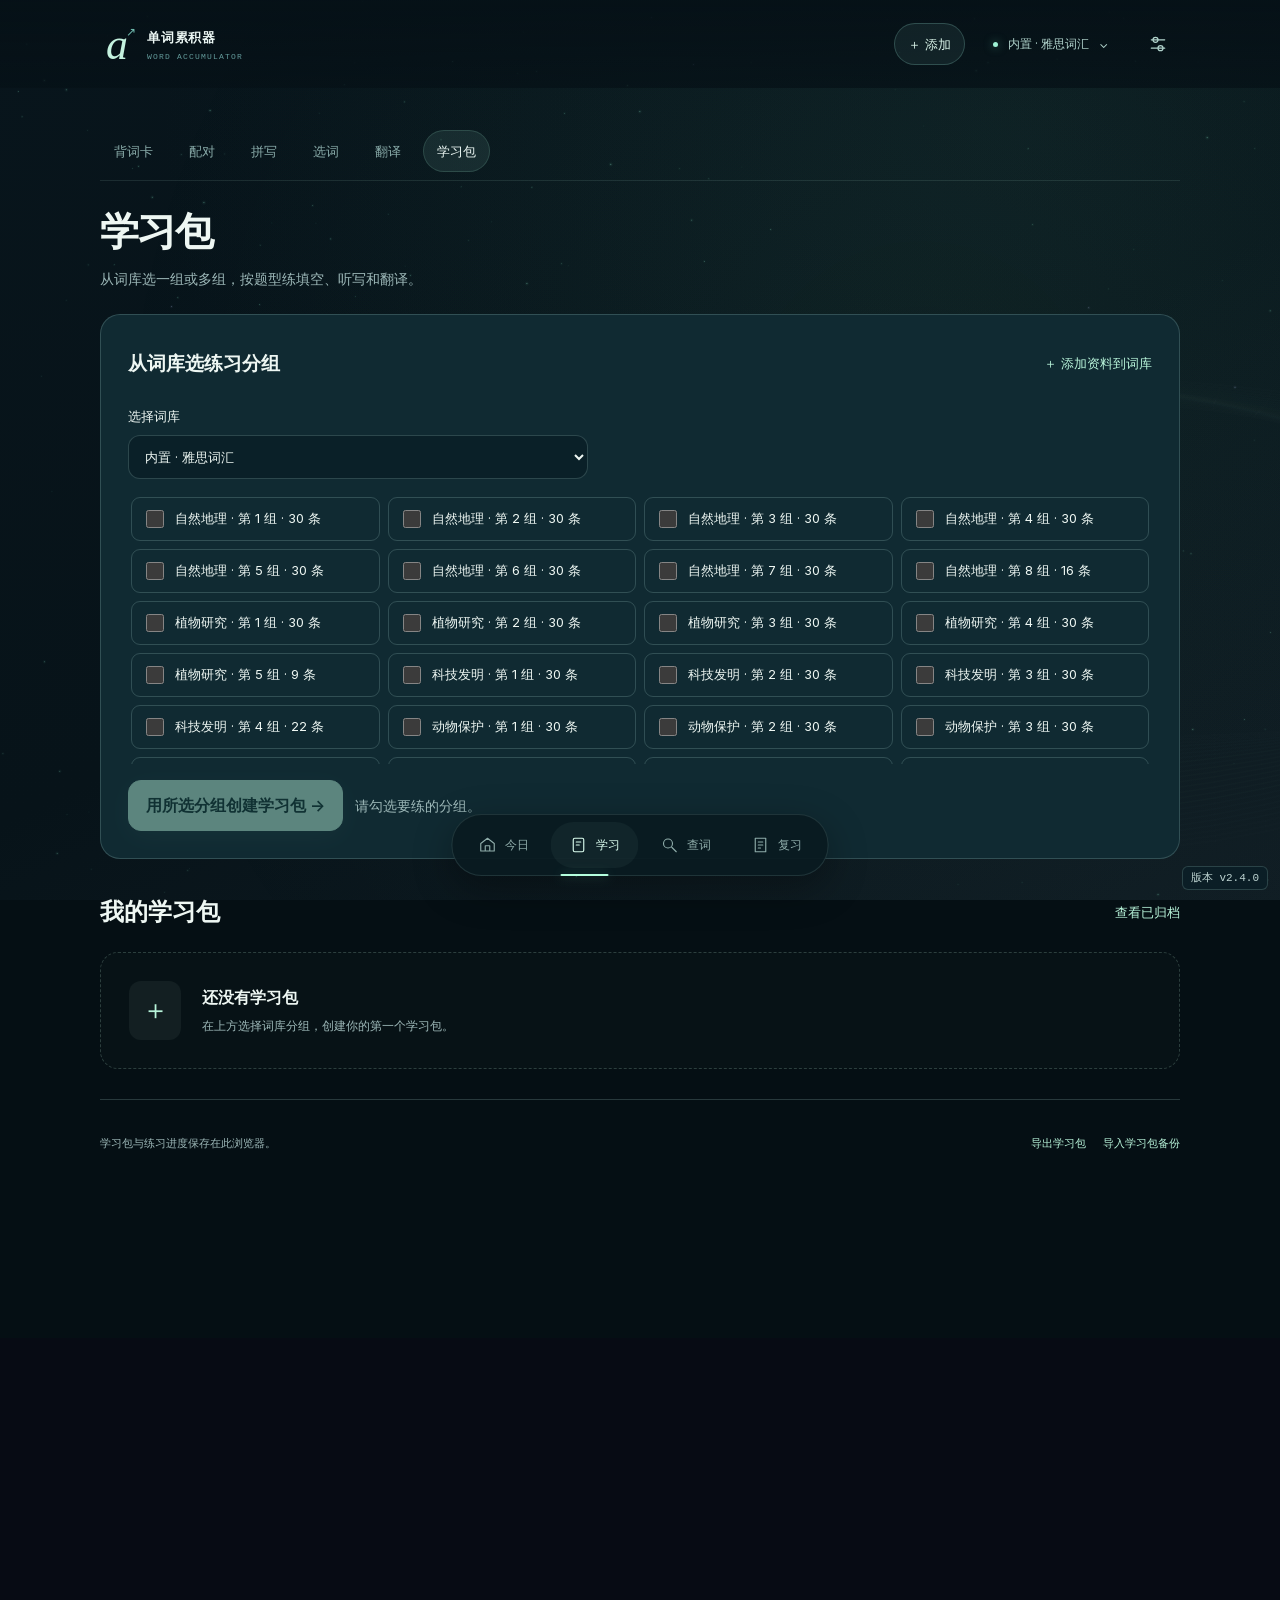
<file: exam.html>
<!doctype html>
<html lang="zh-CN">
<head>
  <meta charset="utf-8">
  <meta name="viewport" content="width=device-width, initial-scale=1, viewport-fit=cover">
  <meta http-equiv="refresh" content="0; url=index.html#packs">
  <title>学习包 · 单词累积器</title>
</head>
<body>
  <p><a href="index.html#packs">打开单词累积器里的学习包</a></p>
</body>
</html>
</file>
<file: star-study.css>
:root {
  color-scheme: dark;
  font-family: system-ui, -apple-system, "PingFang SC", "Microsoft YaHei", sans-serif;
  line-height: 1.55;
  color: #edf2e9;
  background: #101512;
  --rail: #131a16;
  --surface: #19221c;
  --raised: #202d24;
  --border: #334239;
  --accent: #d4f4aa;
  --muted: #a8b9ad;
  --gold: #e4bf7e;
  --bad: #ffb6a5;
}
* { box-sizing: border-box }
body { margin: 0 }
[hidden] { display: none !important }
h1, h2, h3, p { margin: 0 }
h2 { font-size: 1.25rem }
a { color: var(--accent) }
button, input, select { font: inherit; color: inherit }
button, input, select {
  border: 1px solid var(--border);
  border-radius: 10px;
  background: #151d18;
  min-height: 44px;
  padding: 9px 13px;
}
button { cursor: pointer; touch-action: manipulation }
button:hover:not(:disabled) { border-color: var(--accent) }
button:disabled { opacity: .55; cursor: default }
:focus-visible { outline: 2px solid var(--accent); outline-offset: 3px }
.primary { background: var(--accent); color: #192618; border-color: transparent; font-weight: 750 }
.tag, .muted { color: var(--muted); font-size: .85rem }
.eyebrow, .rail-label, .pair-labels { color: var(--accent); font: 650 .7rem/1.4 ui-monospace, monospace; letter-spacing: .12em }
.actions { display: flex; flex-wrap: wrap; gap: 8px }
.sr-only { position: absolute; width: 1px; height: 1px; overflow: hidden; clip-path: inset(50%); white-space: nowrap }

.studio-shell { display: grid; grid-template-columns: 216px minmax(0, 1fr); min-height: 100vh }
.studio-rail {
  display: flex; flex-direction: column; gap: 14px; position: sticky; top: 0; height: 100vh;
  padding: 26px 15px; border-right: 1px solid var(--border); background: var(--rail);
}
.studio-brand { display: flex; gap: 10px; align-items: center; margin: 0 4px 26px }
.studio-brand strong, .studio-brand small { display: block }
.studio-brand small, .rail-credit { color: var(--muted); font: .61rem/1.5 ui-monospace, monospace; letter-spacing: .09em }
.brand-mark { display: grid; place-items: center; width: 36px; height: 36px; flex: none; border: 1px solid #58704f; border-radius: 10px; color: var(--accent); background: #2a3b2c; font-size: 1.3rem }
.rail-label { padding-inline: 10px; color: var(--muted) }
.rail-credit { margin: auto 10px 0 }
.studio-rail nav { display: grid; gap: 4px }
.studio-rail nav button { display: flex; align-items: center; gap: 9px; border-color: transparent; background: transparent; color: var(--muted); text-align: left; white-space: nowrap }
.studio-rail nav button span { width: 21px; text-align: center; font: 700 .9rem/1 ui-monospace, monospace }
.studio-rail nav [aria-pressed="true"] { border-color: #506447; background: #2a392b; color: var(--accent) }
main { width: min(100%, 1390px); padding: 20px clamp(16px, 3.3vw, 52px) 28px; margin: 0 auto; min-width: 0 }
.studio-top { display: flex; justify-content: space-between; align-items: center; gap: 8px; color: var(--muted); font-size: .84rem; margin-bottom: 14px }
.studio-top strong { color: #edf2e9 }
.studio-top b { padding-inline: 5px; color: #718c78 }
.studio-top button { border-radius: 100px; background: transparent; padding: 5px 12px; min-height: 38px }
.acc-hero {
  display: grid; grid-template-columns: minmax(0, 1fr) auto minmax(76px, 110px); align-items: center;
  gap: clamp(10px, 3vw, 30px); padding: clamp(16px, 3vw, 32px); margin-bottom: 20px;
  border: 1px solid #3a5040; border-radius: 19px;
  background: radial-gradient(ellipse at 88% 12%, #344d38, transparent 67%), #1a2920;
}
.acc-hero h1 { font-size: clamp(1.9rem, 4vw, 3.45rem); line-height: 1.15; margin: 6px 0 8px; letter-spacing: -.05em }
.acc-hero p { color: #c6d3c7; font-size: .92rem }
.hero-art { width: 100%; min-width: 0 }
.hero-art svg { display: block; width: 100%; height: auto }
.hero-progress { border-left: 1px solid #546457; padding-left: clamp(10px, 2vw, 23px) }
.hero-metrics { display: flex; gap: clamp(10px, 2vw, 22px); margin-top: 6px }
.hero-metrics strong { display: block; font-size: clamp(1.13rem, 2.2vw, 1.7rem); font-variant-numeric: tabular-nums; line-height: 1.22 }
.hero-metrics span { color: var(--muted); font-size: .76rem }
.card { padding: clamp(14px, 2.2vw, 26px); background: var(--surface); border: 1px solid var(--border); border-radius: 17px; min-width: 0 }
.star-study { display: grid; grid-template-columns: minmax(0, 1.7fr) minmax(236px, 1fr); gap: 16px; align-items: start }
.study-meta, .map-head, .match-heading { display: flex; justify-content: space-between; align-items: center; gap: 8px; flex-wrap: wrap }
#study-progress { display: block; width: 100%; height: 4px; appearance: none; margin: 10px 0 16px; border: 0; border-radius: 4px; background: #354638; color: var(--accent) }
#study-progress::-webkit-progress-bar { background: #354638; border-radius: 4px }
#study-progress::-webkit-progress-value { background: #c8eca4; border-radius: 4px; transition: width .22s ease }
#study-progress::-moz-progress-bar { background: #c8eca4; border-radius: 4px }
.flashcard-face {
  position: relative; min-width: 0; min-height: 225px; border: 1px solid #54694e; border-radius: 14px;
  background: radial-gradient(ellipse at top right, #3a513c, transparent 60%), #25372a; perspective: 850px;
}
.flashcard-top { display: flex; align-items: center; justify-content: space-between; gap: 8px; padding: 10px 13px 0 }
#study-speak { border-radius: 100px; background: #1e2b21; padding: 3px 10px; font-size: .81rem }
#study-flip { display: grid; align-content: center; justify-items: center; width: 100%; min-height: 137px; padding: 8px 15px 15px; gap: 9px; border: 0; background: transparent }
#study-flip:disabled { opacity: 1 }
#study-word { font-size: clamp(1.7rem, 5vw, 4rem); letter-spacing: -.05em; overflow-wrap: anywhere; line-height: 1.13 }
#study-details { transform-origin: 50% 0; background: #dce9d3; color: #1b2b1d; border-radius: 0 0 12px 12px; padding: 12px 15px; overflow-wrap: anywhere }
#study-details a { color: #395239 }
#study-meaning { font-weight: 700 }
#study-example { margin: 5px 0; font-size: .92rem }
#speech-status { display: block; min-height: 22px; padding: 0 12px; text-align: right; font-size: .74rem }
.study-ratings { display: grid; grid-template-columns: repeat(3,minmax(0,1fr)); gap: 7px; margin: 14px 0 }
.study-ratings button { padding: 8px 4px; font-size: .88rem }
.study-ratings [data-rating="3"] { background: #30402c; color: var(--accent); border-color: #566a4d }
kbd { display: inline-grid; place-items: center; width: 19px; height: 19px; border: 1px solid var(--border); border-radius: 4px; margin-right: 2px; font-size: .71rem; color: var(--muted) }
.study-actions { justify-content: end }
.map-panel h2 { margin: 3px 0 0 }
.map-panel label { display: block; margin: 13px 0 4px; color: var(--muted); font-size: .81rem }
#map-group { width: 100%; min-width: 0 }
.map-field { position: relative; border: 1px solid var(--border); border-radius: 13px; margin: 14px 0 9px; background: radial-gradient(ellipse at 68% 38%, #263b2d, transparent 78%), #151e18 }
.map-field svg { position: absolute; inset: 0; width: 100%; height: 100%; fill: none; stroke: #81a084; stroke-opacity: .27; pointer-events: none }
#constellation { position: relative; display: grid; grid-template-columns: repeat(6,minmax(0,1fr)); padding: 6px }
#constellation button { padding: 0; min-width: 0; min-height: 44px; background: transparent; border-color: transparent; color: #a5b9aa; font-size: 1.04rem }
#constellation .lit { color: #ffda8b; text-shadow: 0 0 12px #ebbf68 }
#constellation [aria-current="true"] { color: var(--accent); border-color: #7c9878; background: #314b33 }

.toolbar { display: flex; flex-wrap: wrap; align-items: center; gap: 8px 14px; margin: 0 0 12px }
.toolbar label { display: flex; align-items: center; gap: 7px; font-size: .87rem; color: var(--muted) }
.toolbar .filter-control { margin-right: auto }
.toolbar select { color: #edf2e9; max-width: 100% }
.word-stars { color: var(--gold); white-space: nowrap }
.scope-picker { padding-block: 11px; margin-bottom: 12px }
.scope-picker summary { cursor: pointer }
.scope-picker p { margin-top: 8px }
.scope-chip { display: inline-block; padding: 4px 9px; border-radius: 100px; background: #2b3d2d; color: var(--accent); font-size: .76rem; overflow-wrap: anywhere }
.scope-list { max-height: 38vh; overflow: auto; margin: 10px 0 }
.scope-list fieldset { border: 1px solid var(--border); border-radius: 9px; margin: 0 0 6px }
.scope-options { display: flex; flex-wrap: wrap; gap: 0 14px }
.scope-options label { display: inline-flex; align-items: center; gap: 4px; min-height: 42px }
.scope-options input { min-height: 0; accent-color: var(--accent) }
.exercise-layout { display: grid; grid-template-columns: minmax(0, 1fr) minmax(235px, 32%); align-items: start; gap: 14px }
.exercise-layout.browsing { display: block }
.panel-heading { margin: 0 0 10px }
.panel-heading h2 { margin-top: 3px }
.workspace { display: grid; grid-template-columns: minmax(0, 1.85fr) minmax(0, 1fr); gap: 12px; align-items: start }
#search { width: 100%; margin: 0 0 12px }
#search::placeholder { color: var(--muted) }
.words { display: grid; grid-template-columns: repeat(auto-fill,minmax(min(100%,100px),1fr)); align-content: start; gap: 6px; max-height: 59vh; overflow: auto; padding: 3px }
.words button { display: grid; align-content: center; gap: 2px; padding: 6px 8px; min-height: 50px; font-size: .86rem; line-height: 1.22; text-align: left; overflow-wrap: anywhere }
.words button[aria-pressed="true"], .pairs button[aria-pressed="true"] { background: #344830; border-color: #92b480; color: var(--accent) }
.words .word-stars { font-size: .73rem }
.word-group-title { display: flex; align-items: center; grid-column: 1/-1; gap: 8px; font-size: .82rem; color: var(--accent); margin: 6px 0 1px }
.word-group-title::after { content: ""; flex: 1; border-top: 1px solid var(--border) }
.detail { background: var(--raised); overflow-wrap: anywhere }
.detail p { margin: 7px 0 }
.detail h3 { font-size: .9rem }
.pair-labels, .pairs, .quiz-options { display: grid; grid-template-columns: repeat(2,minmax(0,1fr)); gap: 8px }
.pair-labels { padding: 15px 0 7px }
.pairs > div { display: grid; gap: 6px; align-content: start }
.pairs button, .quiz-options button { overflow-wrap: anywhere; padding: 8px }
.pairs button:disabled { opacity: 1; border-color: #4d6e54; background: #25392a; color: #bce5bf }
.feedback { min-height: 1.6em; margin: 9px 0; font-weight: 650 }
.good { color: var(--accent) }
.bad { color: var(--bad) }
#spell-clue, #quiz-prompt { font-size: 1.22rem; font-weight: 650; margin: 12px 0 }
.spell-input { position: relative; display: block; min-height: 46px; margin: 12px 0; padding: 8px; border: 1px solid var(--border); border-radius: 9px }
.spell-input:focus-within { outline: 2px solid var(--accent) }
#answer { position: absolute; inset: 0; width: 100%; height: 100%; opacity: 0; cursor: text }
.letters { display: flex; flex-wrap: wrap; gap: 4px; font: 700 clamp(14px,3vw,22px)/1.6 ui-monospace,monospace }
.letter { min-width: 1.1em; text-align: center; border-bottom: 2px solid #65776a }
.letter.space { border: 0; min-width: .5em }
.letter.good, .quiz-correct { background: #2e4530; color: var(--accent); border-color: #729362 }
.letter.bad, .quiz-incorrect { background: #4a2d26; color: var(--bad); border-color: #ac7061 }
.answer-label, #correction { margin: 8px 0 }
.quiz-explanation { background: var(--raised); border: 1px solid var(--border); border-radius: 9px; padding: 12px; margin-bottom: 10px }
.wrong-side { background: var(--raised) }
.wrong-columns { display: grid; grid-template-columns: repeat(2,minmax(0,1fr)); gap: 8px; margin-top: 12px }
.wrong-columns section + section { border-left: 1px solid var(--border); padding-left: 8px }
.wrong-columns h3 { font-size: .9rem }
.wrong-columns button { width: 100%; font-size: .77rem; padding: 5px 4px; margin-top: 4px; overflow-wrap: anywhere }
.wrong-list { padding: 0; margin: 8px 0 0; list-style: none; max-height: 38vh; overflow: auto }
.wrong-list li { border-top: 1px solid var(--border); padding-block: 4px; overflow-wrap: anywhere }
.wrong-list small, .wrong-list strong { display: block }
.sentence-list button { text-align: left; background: transparent }
dialog { width: min(92vw, 520px); border: 1px solid #526a55; border-radius: 16px; padding: 22px; background: var(--surface); color: inherit; box-shadow: 0 14px 50px #080e0a99 }
dialog::backdrop { background: #080d0bbd }
.studio-help p { margin: 9px 0; color: #cbdacf }
.studio-help form { margin-top: 15px }
.celebration { text-align: center; background: radial-gradient(ellipse at 50% 20%,#3b4d34,#202d23 66%) }
.celebration h2 { color: var(--gold); font-size: 2rem }
.celebration svg { width: 152px; height: 75px; display: block; margin: auto }
.celebration form { margin: 10px 0 }
.celebration[open] .celebration-inner { animation: card-in .29s ease-out both }
#browse:not([hidden]), #match:not([hidden]), #spell:not([hidden]), #quiz:not([hidden]) { animation: card-in .17s ease-out both }
.save-note, footer { color: var(--muted); font-size: .76rem; margin-top: 14px }
.match-flash { position: fixed; height: 2px; background: #f9d591; box-shadow: 0 0 8px #f4c873; pointer-events: none; z-index: 3; transform-origin: left }
.match-miss { animation: match-miss .22s ease-out }
@keyframes match-miss { 25%,75% { transform: translateX(-3px) } 50% { transform: translateX(3px) } }
@keyframes card-in { from { opacity: .65; transform: translateY(6px) } to { opacity: 1; transform: translateY(0) } }
@media (max-width: 1020px) {
  .studio-shell { grid-template-columns: 170px minmax(0,1fr) }
  .exercise-layout { grid-template-columns: 1fr }
}
@media (max-width: 830px) {
  .studio-shell { display: block }
  .studio-rail { position: static; height: auto; gap: 9px; border-right: 0; border-bottom: 1px solid var(--border); padding: 12px 14px }
  .studio-brand { margin: 0 }
  .rail-label, .rail-credit { display: none }
  .studio-rail nav { display: flex; gap: 4px; overflow-x: auto; padding-block: 3px }
  .studio-rail nav button { padding-inline: 8px; gap: 3px; font-size: .83rem }
  .studio-rail nav button span { width: 15px }
}
@media (max-width: 590px) {
  main { padding-inline: 12px }
  .acc-hero { grid-template-columns: minmax(0,1fr) minmax(0,100px); gap: 9px; margin-bottom: 14px }
  .hero-copy { grid-column: 1/-1 }
  .hero-progress { padding-left: 0; border-left: 0 }
  .hero-art svg { max-width: 82px; margin-left: auto }
  .star-study { grid-template-columns: 1fr }
  .workspace { grid-template-columns: minmax(0,1.3fr) minmax(0,1fr); gap: 7px }
  .words { grid-template-columns: repeat(2,minmax(0,1fr)) }
  .words button { padding: 5px; font-size: .74rem }
  .detail { padding: 9px }
  .detail h2 { font-size: 1rem }
  .studio-rail nav button span { display: none }
}
@media (prefers-reduced-motion: reduce) {
  *, *::before, *::after { animation: none !important; transition: none !important }
}

.study-controls {
  margin: 0 0 16px; padding: 10px 14px; border: 1px solid #3d5243; border-radius: 15px;
  background: linear-gradient(118deg, #223026, #19231c 68%);
}
.deck-bar { display: flex; align-items: center; gap: 11px; }
.control-symbol { display: grid; place-items: center; flex: none; width: 36px; height: 36px; background: #344937; border-radius: 9px; color: var(--accent); }
.study-controls .select-field { display: grid; gap: 3px; min-width: 0; align-items: start; }
.select-field span { color: var(--muted); font-size: .74rem; font-weight: 650; }
.select-field select, #map-group {
  width: 100%; padding-right: 31px; appearance: none;
  background: #18241c url("data:image/svg+xml,%3Csvg xmlns='http://www.w3.org/2000/svg' width='14' height='14' viewBox='0 0 16 16'%3E%3Cpath d='m4 6 4 4 4-4' fill='none' stroke='%23d4f4aa' stroke-width='1.6' stroke-linecap='round'/%3E%3C/svg%3E") no-repeat right 9px center;
}
.deck-bar .select-field { flex: 1; }
.deck-bar button { white-space: nowrap; margin-top: 14px; }
.study-controls .toolbar { margin: 10px 0 0; padding-top: 10px; border-top: 1px solid var(--border); align-items: end; }
.study-controls .toolbar .select-field { width: min(100%, 215px); flex: 1 1 135px; }
.filter-stats { display: flex; gap: 9px; align-items: center; min-height: 44px; margin-left: auto; }
.filter-stats span { background: #293b2e; border-radius: 30px; padding: 4px 9px; white-space: nowrap; }
.deck-dialog { width: min(94vw, 720px); max-height: 90vh; overflow: auto; }
.deck-dialog .deck-label { display: block; margin: 12px 0 4px; }
.deck-dialog input:not([type=checkbox]), .deck-dialog textarea { width: 100%; }
.deck-dialog textarea { font: inherit; color: inherit; background: #151d18; border: 1px solid var(--border); border-radius: 10px; padding: 8px; resize: vertical; }
.deck-upload { display: grid; gap: 5px; margin: 10px 0; }
.lookup-toggle { display: flex; flex-wrap: wrap; align-items: center; gap: 5px; margin: 10px 0; }
.lookup-toggle input { min-height: 0; accent-color: var(--accent); }
#deck-status { min-height: 1.5em; margin: 8px 0; }
#deck-rows { display: grid; gap: 9px; max-height: 43vh; overflow: auto; padding: 4px; margin: 8px 0; }
.deck-row { display: grid; grid-template-columns: repeat(2,minmax(0,1fr)); gap: 7px; background: #202d24; padding: 8px; border-radius: 10px; }
.deck-row label { display: grid; gap: 3px; font-size: .78rem; color: var(--muted); }
.deck-row label:last-child { grid-column: 1/-1; }
.deck-row input { font-size: .9rem; }
@media (max-width: 500px) {
  .study-controls { padding-inline: 9px; }
  .deck-bar { gap: 6px; }
  .control-symbol { width: 28px; height: 28px; }
  .deck-bar button { padding-inline: 8px; font-size: .83rem; }
  .study-controls .toolbar .select-field { width: auto; flex: 1 1 110px; }
  .filter-stats { min-height: 26px; }
}

.select-field > label { color: var(--muted); font-size: .74rem; font-weight: 650; }
.filter-panel-control { position: relative; min-width: 0; }
.filter-panel-trigger {
  display: flex; align-items: center; justify-content: space-between; gap: 12px;
  width: 100%; background: #18241c; text-align: left;
}
.deck-bar .filter-panel-trigger { margin-top: 0; }
.filter-panel-trigger > span:first-child { min-width: 0; overflow: hidden; text-overflow: ellipsis; white-space: nowrap; color: inherit; font: inherit; }
.filter-panel-trigger[aria-expanded="true"] { border-color: #86a477; background: #25372a; }
.filter-panel-chevron { width: 7px; height: 7px; border: solid var(--accent); border-width: 0 1.5px 1.5px 0; flex: none; transform: rotate(45deg) translateY(-2px); }
.filter-panel-trigger[aria-expanded="true"] .filter-panel-chevron { transform: rotate(225deg); }
.filter-panel {
  position: absolute; z-index: 15; inset-inline: 0; top: calc(100% + 7px);
  display: flex; flex-direction: column; gap: 7px; max-height: var(--panel-height, 360px);
  padding: 8px; border: 1px solid #55705b; border-radius: 13px;
  background: #1e2b23; box-shadow: 0 13px 32px #080d0abb;
}
.filter-panel.opens-up { top: auto; bottom: calc(100% + 7px); }
.filter-panel-title { color: var(--accent); font-size: .78rem; font-weight: 700; letter-spacing: .06em; padding: 0 5px; }
.filter-panel-search { width: 100%; min-width: 0; padding: 6px 9px; }
.filter-panel-options { overflow: auto; overscroll-behavior: contain; display: grid; gap: 4px; min-height: 0; padding: 2px; }
.filter-panel .filter-panel-option {
  display: grid; grid-template-columns: 14px minmax(0,1fr); gap: 6px;
  align-items: center; width: 100%; min-height: 44px; margin: 0; padding: 5px 7px;
  border-color: transparent; background: transparent; text-align: start; white-space: normal;
}
.filter-panel .filter-panel-option[aria-pressed="true"] { background: #354931; border-color: #536f51; }
.filter-panel .filter-panel-option:focus-visible { outline-offset: -2px; }
.filter-panel .filter-panel-option-text { color: #edf2e9; font: inherit; overflow-wrap: anywhere; }
.filter-panel-option-text strong, .filter-panel-option-text small { display: block; }
.filter-panel-option-text strong { font-size: .89rem; }
.filter-panel-option-text small { color: var(--muted); font-size: .72rem; }
.filter-panel .filter-panel-check { color: var(--accent); }
.filter-panel-empty { padding: 7px; color: var(--muted); font-size: .83rem; }
</file>
<file: orbit.css>
/* Deep space / touch-first edition. Existing progress and vocabulary stay intact. */
:root { --rail:#090e19; --surface:#101928; --raised:#162237; --border:#29374c; --accent:#a4d5ff; --muted:#9cabc2; --gold:#e3c595; --bad:#ffb5b1; background:#070b14; color:#edf2fa; }
body { background:radial-gradient(ellipse at 80% 0,#152741 0,transparent 48%),#070b14; }
button,input,select { background:#101a2a; border-color:var(--border); border-radius:13px; }
button { transition:background .18s,border-color .18s,transform .18s; -webkit-tap-highlight-color:transparent; }
button:active:not(:disabled) { transform:scale(.96); }
.primary { background:#c2def8; color:#112437; border-color:#c2def8; box-shadow:0 3px 16px #87c5ff16; }
.studio-shell { grid-template-columns:196px minmax(0,1fr); }
.studio-rail { background:#090e19; border-color:#1d293b; padding-top:30px; }
.studio-brand { margin-bottom:38px; }
.brand-mark { border:1px solid #526886; border-radius:50%; color:#c2def8; background:transparent; }
.studio-brand small { font-size:8px; letter-spacing:.13em; }
.studio-rail nav { gap:9px; }
.studio-rail nav button { min-height:50px; border-radius:14px; }
.studio-rail nav [aria-pressed=true] { background:#1b2b43; border-color:#354c6b; color:#d5eaff; }
main { max-width:1500px; padding-top:25px; }
.studio-top { margin-bottom:22px; }
.studio-top strong { color:#d8e7f9; }
.acc-hero { min-height:210px; isolation:isolate; position:relative; overflow:hidden; border-radius:24px; border:1px solid #31445e; background:linear-gradient(120deg,#101b30,#121e34 50%,#253951); padding:30px 36px; grid-template-columns:1fr auto; }
.acc-hero .hero-copy { z-index:1; max-width:520px; }
.acc-hero h1 { font-weight:550; font-size:clamp(2.2rem,4.5vw,4.8rem); letter-spacing:-.055em; margin:10px 0; }
.acc-hero p { color:#bacade; max-width:380px; }
.hero-progress { z-index:1; border-left:1px solid #718cad66; padding:18px 0 18px 26px; }
.hero-metrics strong { font-weight:400; font-size:2rem; }
.hero-art { display:none; }
.orbital-art { position:absolute; width:600px; height:600px; top:-330px; right:-70px; z-index:0; pointer-events:none; transform:rotate(-28deg); }
.orbital-art i { position:absolute; inset:0; border:1px solid #a9d7ff45; border-radius:50%; box-shadow:0 1px 10px #81baff14; }
.orbital-art i:nth-child(2) { inset:48px; border-color:#b3dcff68; }
.orbital-art i:nth-child(3) { inset:100px; border:2px solid #9dcfff99; box-shadow:0 0 30px #4e9af233,inset 0 0 50px #6ab2ff1a; }
.orbital-art span { position:absolute; inset:136px; border-radius:50%; background:radial-gradient(circle at 33% 80%,#a3d9ff,#345a81 14%,#0a1425 44%,#040813 70%); box-shadow:-10px 10px 32px #97d4ff2a; }
.card { background:linear-gradient(150deg,#121d2e,#0e1726); border-color:#28364c; border-radius:22px; }
.study-controls { background:#0e1726; border:1px solid #26364a; border-radius:18px; }
.control-symbol { background:#1b2c44; color:#b4d9fc; }
.filter-panel-trigger,.select-field select,#map-group { background-color:#101b2c; }
.filter-panel-trigger[aria-expanded=true] { background:#20344e; border-color:#7293ba; }
.filter-panel { background:#111e31; border:1px solid #4b6688; box-shadow:0 20px 70px #000a; }
.filter-panel .filter-panel-option[aria-pressed=true] { background:#263c59; border-color:#597595; }
.filter-panel .filter-panel-option-text { color:#e6effa; }
.filter-stats span,.scope-chip { background:#21324a; }
.star-study { grid-template-columns:minmax(0,1fr) 280px; gap:20px; }
.study-card { padding:24px; overflow:hidden; background:radial-gradient(ellipse at 50% 30%,#253d5e77,transparent 70%),#0c1422; }
.flight-toolbar { display:flex; justify-content:space-between; align-items:center; flex-wrap:wrap; gap:12px; margin-bottom:24px; }
.flight-label { color:#a3bad4; font:10px ui-monospace,monospace; letter-spacing:.12em; display:flex; align-items:center; gap:8px; }
.live-dot { width:6px; height:6px; background:#9bd3ff; border-radius:50%; box-shadow:0 0 10px #84c8ff; }
.flight-options { display:flex; padding:3px; background:#090f1b; border:1px solid #27384f; border-radius:100px; }
.flight-options button { min-height:38px; padding:6px 12px; font-size:12px; border:0; border-radius:100px; background:transparent; color:#8fabc8; }
.flight-options [aria-pressed=true] { background:#2c405b; color:#eff7ff; }
.study-meta .eyebrow { letter-spacing:.04em; }
#study-progress { height:3px; background:#22354d; margin:14px 0 25px; }
#study-progress::-webkit-progress-value { background:#9cd3ff; }
#study-progress::-moz-progress-bar { background:#9cd3ff; }
.card-orbit { position:relative; padding:0 8px 12px; perspective:1000px; }
.orbit-underlay { position:absolute; inset:12px 21px 2px; border:1px solid #415b7a; border-radius:24px; background:#182740; transform:rotate(-2deg); }
.flashcard-face { min-height:285px; background:radial-gradient(ellipse at 85% 0,#3b5778 0,transparent 63%),linear-gradient(140deg,#203550,#142238); border:1px solid #6f91b1; border-radius:22px; box-shadow:0 20px 35px #0004,inset 0 1px #ffffff24; touch-action:pan-y; user-select:none; }
body[data-flight=classic] .flashcard-face { touch-action:auto; }
.flashcard-face.dragging { cursor:grabbing; will-change:transform; }
.flashcard-top { padding:18px 20px 0; }
#study-speak { background:#0f2137; border-color:#4b6684; min-height:44px; padding:8px 12px; }
#study-flip { min-height:208px; gap:24px; }
#study-word { font-family:Georgia,'Times New Roman',serif; font-size:clamp(2.3rem,5.5vw,4.6rem); font-weight:400; color:#f0f5ff; letter-spacing:-.045em; }
#study-hint { color:#b0c6df; font-size:12px; }
#study-details { background:#dce7f4; color:#182b42; border-top:1px solid #a7bed8; padding:22px; border-radius:0 0 20px 20px; }
#study-details a { color:#345576; }
#study-example { line-height:1.65; }
#speech-status { color:#adc6df; }
#swipe-verdict { position:absolute; top:75px; left:24px; color:#b9e4ff; font-size:18px; font-weight:700; transform:rotate(-9deg); z-index:1; pointer-events:none; }
#swipe-verdict[data-direction=left] { color:#ffd3b7; left:auto; right:24px; transform:rotate(9deg); }
.gesture-guide { text-align:center; font-size:12px; color:#a8bed5; margin:12px 0 18px; }
.study-ratings { gap:10px; }
.study-ratings button { border-radius:16px; min-height:56px; background:#17263b; border-color:#3b516c; }
.study-ratings [data-rating="1"] { color:#efc4ad; }
.study-ratings [data-rating="3"] { color:#0f223a; background:#b9dafa; border-color:#c6e5ff; }
kbd { border:0; color:inherit; opacity:.65; }
.study-actions { justify-content:space-between; margin-top:20px; }
.study-actions .primary { background:transparent; color:#b8dbfc; border:1px solid #3b5473; }
#study-undo { background:transparent; border-color:transparent; color:#b2c3d7; }
.map-panel { padding:22px; }
.map-panel h2 { font-size:20px; font-weight:500; }
.map-field { background:#0c1524; border-color:#2b415c; }
.map-field svg { display:none; }
#constellation { grid-template-columns:repeat(5,minmax(0,1fr)); gap:1px; }
#constellation button { font:12px ui-monospace,monospace; min-height:44px; color:#96acc6; }
#constellation [aria-current=true] { background:#29486a; border-color:#749dc5; color:#ebf6ff; border-radius:50%; }
#constellation .lit { color:#b5e0ff; text-shadow:none; }
.detail,.wrong-side { background:#152238; }
.words button[aria-pressed=true],.pairs button[aria-pressed=true] { background:#2a4464; border-color:#a2cdf4; color:#e6f4ff; }
.pairs { gap:20px; }
.pairs > div { gap:9px; }
.pairs button { min-height:54px; border-radius:14px; background:#142339; }
.pairs button:disabled { background:#152b3b; border-color:#345a70; color:#9dc1d6; opacity:.65; }
.orbital-link { height:3px; z-index:20; background:linear-gradient(90deg,#83c1ff,#e3f5ff,#a3d1ff); box-shadow:0 0 12px #7cbdff; border-radius:8px; }
.orbital-link::after { content:''; position:absolute; right:0; top:-3px; width:9px; height:9px; border-radius:50%; background:#fff; box-shadow:0 0 18px 4px #78baff; }
.quiz-options button { text-align:left; min-height:58px; padding:14px; }
.quiz-correct,.letter.good { background:#224958!important; color:#cef2ff; }
.quiz-incorrect,.letter.bad { background:#4c2c3b!important; color:#ffd0d5; }
.quiz-explanation { background:#18283c; }
dialog { background:#101c2e; border-color:#4d6684; border-radius:24px; }
dialog::backdrop { background:#020714d9; }
.celebration { background:radial-gradient(ellipse at 50% 20%,#314f78,#101a2c 70%); padding:34px 26px; }
.celebration h2 { color:#edf6ff; font-size:2.4rem; font-weight:500; }
.celebration p { color:#becfe4; margin:12px 0; line-height:1.8; }
.celebration form { display:flex; justify-content:center; gap:10px; flex-wrap:wrap; margin-top:25px; }
.completion-orbit { width:180px; height:180px; margin:20px auto; position:relative; display:grid; place-items:center; }
.completion-orbit i { position:absolute; inset:5px; border:1px solid #7aa9d4; border-radius:50%; transform:rotateX(55deg) rotate(-25deg); }
.completion-orbit i:nth-child(2) { inset:20px; transform:rotateY(55deg) rotate(30deg); border-color:#bedfff; }
.completion-orbit strong { font-size:55px; font-weight:300; color:#d6efff; text-shadow:0 0 30px #87cfff; }
.celebration[open] .completion-orbit { animation:orbit-arrival 1.2s cubic-bezier(.16,1,.3,1) both; }
@keyframes orbit-arrival { from { transform:scale(.65) rotate(-80deg); opacity:0; } to { transform:scale(1) rotate(0); opacity:1; } }
#browse:not([hidden]),#match:not([hidden]),#spell:not([hidden]),#quiz:not([hidden]) { animation:orbit-panel .35s cubic-bezier(.16,1,.3,1) both; }
@keyframes orbit-panel { from { transform:translateY(14px);opacity:.2; } to {transform:translateY(0);opacity:1;} }
.feedback.good { animation:orbit-panel .3s ease-out; }
@media (min-width:831px) and (max-width:1100px) { .studio-shell { grid-template-columns:155px minmax(0,1fr); } main { padding-inline:20px; } .star-study { grid-template-columns:1fr; } .map-panel .map-field { max-width:450px; } #constellation { grid-template-columns:repeat(10,minmax(0,1fr)); } }
@media (max-width:830px) {
 .studio-shell { display:block; }
 .studio-rail { position:static; background:transparent; border:0; padding:18px 20px 0; }
 .studio-brand { margin:0; }
 .studio-rail nav { position:fixed; z-index:30; bottom:0; left:0; right:0; display:grid; grid-template-columns:repeat(5,minmax(0,1fr)); gap:3px; padding:9px 8px calc(9px + env(safe-area-inset-bottom)); background:#0b1424f5; border-top:1px solid #32415b; overflow:visible; }
 .studio-rail nav button { display:flex; flex-direction:column; gap:7px; padding:7px 2px; font-size:11px; min-height:55px; justify-content:center; }
 .studio-rail nav button span { display:block; font-size:17px; width:auto; }
 main { padding:18px 18px calc(100px + env(safe-area-inset-bottom)); }
 .studio-top { margin-bottom:14px; }
 .star-study { grid-template-columns:minmax(0,1fr) 230px; gap:12px; }
 .study-card { padding:18px 14px; }
 .map-panel { padding:16px; }
 .acc-hero { min-height:190px; padding:24px; }
 .hero-metrics strong { font-size:1.7rem; }
 .flight-toolbar { gap:10px; }
 .flight-label { font-size:9px; }
 .flight-options button { padding:7px 10px; }
}
@media (max-width:650px) {
 .star-study { grid-template-columns:1fr; }
 .acc-hero { min-height:210px; display:block; padding:22px; }
 .acc-hero h1 { font-size:2.7rem; }
 .hero-copy { position:relative; }
 .acc-hero p { max-width:240px; font-size:12px; }
 .hero-progress { display:flex; gap:16px; align-items:center; border:0; padding:16px 0 0; position:relative; }
 .hero-progress > .eyebrow { display:none; }
 .hero-metrics { margin:0; gap:20px; }
 .hero-metrics > div { display:flex; align-items:baseline; gap:7px; }
 .hero-metrics strong { font-size:18px; }
 .hero-metrics span { font-size:11px; }
 .orbital-art { width:450px; height:450px; right:-240px; top:-180px; opacity:.8; }
 main { padding-inline:12px; }
 .studio-top > span { font-size:12px; }
 .study-meta .tag { font-size:11px; }
 .flight-toolbar { margin-bottom:20px; }
 .flashcard-face { min-height:270px; }
 #study-flip { min-height:190px; }
 #study-word { font-size:clamp(2rem,10vw,3.7rem); }
 .flashcard-top { padding:14px 14px 0; }
 .card-orbit { padding-inline:3px; }
 .study-ratings button { font-size:13px; min-height:56px; }
 .study-ratings kbd { display:none; }
 .study-actions button { font-size:12px; }
 .map-panel { margin-top:8px; }
 #constellation { grid-template-columns:repeat(6,minmax(0,1fr)); }
 .pairs { gap:10px; }
 .pairs button { font-size:13px; }
 .workspace { grid-template-columns:1fr; }
 .words { grid-template-columns:repeat(3,minmax(0,1fr)); max-height:40vh; }
 .words button { font-size:13px; min-height:54px; }
 .detail { padding:18px; }
 .detail h2 { font-size:24px; }
 .quiz-options { grid-template-columns:1fr; }
 .deck-bar .control-symbol { display:none; }
}
@media (prefers-reduced-motion:reduce) { *,*::before,*::after { animation:none!important; transition:none!important; } }
#study-focus { font-size:12px; min-height:38px; padding:6px 10px; border-color:#3c536e; background:transparent; }
.flight-toolbar .flight-label { margin-right:auto; }
body.focus-study[data-mode=study] .acc-hero,body.focus-study[data-mode=study] .study-controls,body.focus-study[data-mode=study] .map-panel,body.focus-study[data-mode=study] .save-note,body.focus-study[data-mode=study] footer { display:none; }
body.focus-study[data-mode=study] .star-study { display:block; max-width:850px; margin:auto; }
body.focus-study[data-mode=study] .study-card { min-height:calc(100dvh - 110px); display:flex; flex-direction:column; justify-content:center; }
body.focus-study[data-mode=study] .flashcard-face { min-height:320px; }
body.focus-study[data-mode=study] #study-flip { min-height:250px; }
@media(max-width:650px) { .flight-toolbar .flight-label { display:none; } body.focus-study[data-mode=study] .studio-brand,body.focus-study[data-mode=study] .studio-top { display:none; } body.focus-study[data-mode=study] .study-card { min-height:calc(100dvh - 135px); } body.focus-study[data-mode=study] main { padding-top:6px; } }
</file>
<file: spatial.css>
/* Learning first. Deep space is atmosphere, not the interface. */
body.spatial{--ink:#f0f2f9;--muted:#979fb5;--accent:#a9b6ff;--border:#ffffff16;--surface:#111522;--raised:#1a2030;--gold:#d4c092;--bad:#f0a4ad;background:#090c15;color:var(--ink);font-family:Inter,-apple-system,BlinkMacSystemFont,'Segoe UI','PingFang SC','Microsoft YaHei',sans-serif;overflow-x:hidden;}
body.spatial button,body.spatial input,body.spatial select,body.spatial textarea{background:#161c2b;border:1px solid var(--border);color:var(--ink);border-radius:10px;min-height:44px;font:inherit;font-size:13px;transition:background .15s,border-color .15s;}
body.spatial button:hover:not(:disabled){background:#222a3e;border-color:#a9b6ff66;}
body.spatial button:active:not(:disabled){background:#2b344b;}
body.spatial button:focus-visible,body.spatial a:focus-visible{outline:2px solid #a9b6ff;outline-offset:4px;}
body.spatial .primary{background:#c4cdff;color:#141a33;border-color:#c4cdff;font-weight:600;}
body.spatial .primary:hover:not(:disabled){background:#e0e5ff;border-color:#e0e5ff;}
.spatial .studio-shell{position:relative;display:block;z-index:1;min-height:100svh;margin-left:184px;}
.spatial main{width:min(1140px,100%);padding:115px 48px 60px;min-width:0;}
.space-mast{position:fixed;inset:0 0 auto;z-index:10;height:76px;display:flex;align-items:center;justify-content:space-between;padding:0 30px;border-bottom:1px solid #ffffff0c;background:#0b0e18;}
.spatial .space-brand{display:flex;align-items:center;gap:12px;background:none;border:0;padding:0;font-size:14px;font-weight:600;letter-spacing:.02em;text-align:left;}
.space-brand small{display:block;font:8px ui-monospace,monospace;letter-spacing:.13em;color:#838da9;margin-top:4px;}
.studio-monogram{display:flex;align-items:center;justify-content:center;position:relative;width:35px;height:38px;font:italic 40px Georgia,serif;color:#e9ebff;}
.studio-monogram>span{position:absolute;font:12px system-ui;right:-2px;top:0;color:#a9b6ff;}
.mast-actions{display:flex;align-items:center;gap:16px;}
.spatial .deck-shortcut{display:flex;align-items:center;gap:10px;border:0;background:transparent;color:#a9b0c4;font-size:12px;max-width:330px;padding:6px 12px;}
#current-deck{overflow:hidden;white-space:nowrap;text-overflow:ellipsis;}
.status-dot{width:5px;height:5px;background:#9fb0fa;border-radius:50%;flex:none;}
.spatial .space-icon{display:grid;place-items:center;width:44px;height:44px;padding:11px;background:transparent;border-color:transparent;}
.spatial svg{flex-shrink:0;}.space-icon svg,.space-dock svg,.primary svg,.practice-choices svg{width:20px;height:20px;}
.space-dock{position:fixed;z-index:9;top:76px;bottom:0;left:0;width:184px;padding:32px 16px;border-right:1px solid #ffffff0c;background:#0b0e18;display:flex;flex-direction:column;gap:7px;}
.spatial .space-dock button{display:flex;align-items:center;gap:13px;border:1px solid transparent;background:none;color:#929bb3;padding:13px 17px;font-size:13px;text-align:left;position:relative;}
.spatial .space-dock button[aria-current=page]{background:#a5b1ff10;border-color:#a5b1ff1c;color:#dbe0ff;}
.space-dock button i{margin-left:auto;width:4px;height:4px;border-radius:50%;background:transparent;}
.space-dock button[aria-current=page] i{background:#c6cfff;}
.nav-credit{margin:auto 0 5px;padding-left:17px;color:#606b83;font:9px monospace;letter-spacing:.06em;}
.space-location{display:flex;justify-content:space-between;align-items:center;gap:20px;margin-bottom:30px;}
.spatial .eyebrow{font:500 10px/1.5 ui-monospace,monospace;color:#98a4cd;letter-spacing:.14em;}
.space-location h1{font-size:clamp(24px,3vw,34px);font-weight:550;letter-spacing:-.04em;margin:7px 0 10px;line-height:1.3;}
.space-location p{font-size:13px;color:#8e99b2;}
.spatial .range-button{background:transparent;color:#b0bbd4;border-color:#ffffff1a;white-space:nowrap;min-height:40px;font-size:12px;}
.range-button span{padding-left:10px;}
.space-scene{position:fixed;inset:0;overflow:hidden;pointer-events:none;z-index:0;background:radial-gradient(ellipse at 85% 0,#293b702a,transparent 50%),radial-gradient(ellipse at 25% 100%,#30204a22,transparent 50%),#090c15;}
.space-scene::after{content:'';position:absolute;inset:0;background-image:radial-gradient(1px 1px at 7% 14%,#9bafd838,transparent),radial-gradient(1px 1px at 86% 25%,#9bafd838,transparent),radial-gradient(1px 1px at 78% 86%,#9bafd838,transparent),radial-gradient(1px 1px at 26% 77%,#9bafd838,transparent);background-size:550px 460px;}
.home-grid{display:grid;grid-template-columns:minmax(0,1.8fr) minmax(235px,1fr);gap:18px;}
.daily-card,.goal-card,.week-panel,.mastery-panel{border:1px solid #ffffff15;border-radius:18px;background:#101522;}
.daily-card{position:relative;overflow:hidden;padding:30px 34px 36px;min-height:276px;background:radial-gradient(ellipse at 100% 0,#4e62b832,transparent 66%),linear-gradient(135deg,#171f37,#141a2b 65%,#1c1d33);}
.daily-card:before{content:'';position:absolute;height:1px;top:0;left:15%;right:15%;background:linear-gradient(90deg,transparent,#b1bfff55,transparent);}
.daily-top{display:flex;align-items:center;justify-content:space-between;gap:12px;}
#today-date{font-size:10px;color:#909dbb;}
.daily-card h2{font-weight:500;font-size:clamp(23px,2.5vw,30px);letter-spacing:-.04em;margin:33px 0 12px;}
.daily-card>p{color:#a0aac2;font-size:13px;}
.daily-bottom{display:flex;gap:18px;align-items:center;margin-top:26px;}
.spatial #daily-start{display:flex;gap:20px;align-items:center;padding:12px 18px;min-height:48px;white-space:nowrap;}
#daily-hint{color:#939eb9;font-size:11px;line-height:1.7;}
.daily-track{height:2px;position:absolute;bottom:0;left:0;right:0;background:#ffffff09;}
.daily-track span{height:100%;display:block;background:#a9b6ff;transition:width .3s ease;}
.goal-card{padding:22px 24px;display:flex;flex-direction:column;align-items:center;justify-content:center;}
.section-label{display:flex;align-items:center;justify-content:space-between;gap:12px;width:100%;font-size:12px;color:#c7cee0;}
.section-label>span{font-size:10px;color:#7e8aa3;font-weight:400;}
.spatial .section-label>button{min-height:32px;border:0;background:transparent;color:#8694b8;font-size:10px;padding:0 4px;}
.goal-ring{width:146px;height:146px;position:relative;margin:9px 0 12px;}
.goal-ring>svg{width:100%;height:100%;transform:rotate(-90deg);fill:none;stroke:#ffffff08;stroke-width:3;}
#goal-arc{stroke:#a9b6ff;stroke-linecap:round;stroke-dasharray:320.45;stroke-dashoffset:320.45;transition:stroke-dashoffset .35s;}
.goal-ring>div{position:absolute;inset:0;display:flex;flex-direction:column;align-items:center;justify-content:center;}
.goal-ring strong{font-size:40px;font-weight:400;font-variant-numeric:tabular-nums;line-height:1.2;letter-spacing:-.04em;}
.goal-ring span{font-size:11px;color:#8b98b8;margin-top:4px;}
#goal-caption{font-size:10px;color:#8996b1;text-align:center;}
.quick-grid{display:grid;grid-template-columns:1fr 1fr;gap:18px;margin:18px 0 28px;}
.spatial .quick-card{display:flex;align-items:center;gap:17px;padding:22px 24px;background:#101522;border-radius:14px;text-align:left;min-height:92px;}
.quick-symbol{display:grid;place-items:center;font-size:23px;color:#aebce8;background:#a7b9ff0b;border:1px solid #a7b9ff12;border-radius:10px;width:44px;height:44px;flex:none;}
.quick-card div{flex:1;min-width:0;}.quick-card strong{font-size:14px;font-weight:500;display:block;}
.quick-card b{font-size:11px;color:#a9b6ff;font-weight:500;margin-left:8px;}
.quick-card small{display:block;color:#8490aa;font-size:11px;margin-top:7px;overflow:hidden;text-overflow:ellipsis;white-space:nowrap;}
.quick-card>span:last-child{color:#8795bb;}.quick-card:disabled{opacity:.65;}
.home-lower{display:grid;grid-template-columns:1.3fr 1fr;gap:18px;}
.week-panel,.mastery-panel{padding:24px 28px;}
.week-chart{display:grid;grid-template-columns:repeat(7,1fr);gap:16px;height:136px;margin-top:18px;}
.week-column{display:flex;align-items:center;flex-direction:column;gap:5px;font:10px ui-monospace,monospace;color:#8592b2;}
.week-column>span{height:15px;}.week-rail{height:82px;width:100%;max-width:26px;display:flex;align-items:end;background:#ffffff02;border-radius:5px;}
.week-rail i{width:100%;background:#49547e;border-radius:4px;min-height:3px;}.week-rail i.today{background:#a9b6ff;}
.week-column small{font-size:10px;margin-top:4px;}
.mastery-number{display:flex;align-items:baseline;gap:12px;margin-top:28px;}
.mastery-number strong{font-size:38px;font-weight:400;line-height:1;letter-spacing:-.05em;}.mastery-number span{font-size:10px;color:#8c99b6;}
.mastery-bar{height:4px;background:#ffffff0a;border-radius:3px;margin:23px 0 17px;overflow:hidden;}.mastery-bar span{display:block;height:100%;background:#9cafd5;}
.mastery-panel p{color:#8290ac;font-size:11px;line-height:1.8;}
.spatial .exercise-layout,.spatial .star-study{display:block;}
.spatial .study-card{padding:0;border:0;background:none;max-width:760px;margin:0 auto;overflow:visible;}
.spatial .study-meta{padding:0 2px;font-size:12px;}.spatial .study-meta .eyebrow{letter-spacing:.03em;font-family:inherit;color:#aeb8cd;}.spatial .study-meta .tag{font-size:11px;}
.spatial #study-progress{height:3px;margin:13px 0 23px;background:#ffffff0b;}.spatial #study-progress::-webkit-progress-bar{background:#ffffff0b;}.spatial #study-progress::-webkit-progress-value{background:#a9b6ff;}.spatial #study-progress::-moz-progress-bar{background:#a9b6ff;}
.spatial .card-orbit{padding:0;}.spatial .orbit-underlay{display:none;}
.spatial .flashcard-face{min-height:300px;border:1px solid #b4c3f32c;border-radius:20px;background:linear-gradient(145deg,#1d263d,#171d2e 60%,#171c2c);box-shadow:0 24px 60px #0002,inset 0 1px #ffffff08;}
.spatial .flashcard-top{padding:22px 26px 0;}.spatial #study-index{font-size:10px;color:#8392b6;font-weight:400;}
.spatial #study-speak{border:1px solid #ffffff10;background:#ffffff03;border-radius:8px;font-size:12px;min-height:38px;color:#c0c9dd;}
.spatial #study-flip{min-height:236px;padding:24px;gap:24px;background:none;border:0;}
.spatial #study-word{font-family:Inter,-apple-system,BlinkMacSystemFont,'Segoe UI',sans-serif;font-size:clamp(38px,5vw,66px);font-weight:450;letter-spacing:-.045em;color:#f3f5ff;line-height:1.2;word-break:break-word;}
.spatial #study-word.meaning-front{font-size:clamp(22px,3vw,34px);letter-spacing:0;line-height:1.6;}
.spatial #study-hint{font-size:11px;color:#8997b7;font-weight:400;letter-spacing:.02em;}
.spatial #study-details{padding:24px 30px;background:#111827;border-top:1px solid #ffffff12;border-radius:0 0 20px 20px;color:#d8dfef;}
.spatial #study-meaning{font-size:18px;font-weight:500;}.spatial #study-example{font-size:15px;line-height:1.8;color:#a6b1ca;}
.spatial #study-source{color:#8291b3;}.spatial #speech-status{padding:0 24px 10px;font-size:11px;color:#aab7d2;}
.spatial .gesture-guide{font-size:11px;color:#8290ac;text-align:center;margin:16px 0 22px;}
.spatial .study-ratings{position:static;display:grid;grid-template-columns:repeat(3,1fr);gap:12px;background:none;border:0;padding:0;transform:none;}
.spatial .study-ratings button{border-radius:12px;min-height:54px;background:#121827;color:#bdc8e0;border:1px solid #ffffff18;box-shadow:none;font-weight:500;font-size:14px;}
.spatial .study-ratings button[data-rating="1"]{color:#dab0b7;}.spatial .study-ratings button[data-rating="3"]{background:#bfcaff;color:#18203a;border-color:#bfcaff;}
.spatial .study-ratings button:disabled{opacity:.3;}.spatial .study-ratings kbd{font-size:10px;opacity:.5;border:0;}
.spatial .study-actions{justify-content:center;gap:20px;margin:16px 0 0;}.spatial .study-actions button{background:none;border:0;color:#9ba9c8;font-size:11px;padding:8px 3px;font-weight:400;}
.session-tools{display:flex;justify-content:center;gap:10px;border-top:1px solid #ffffff0c;padding-top:14px;margin-top:9px;}
.spatial .session-tools button{font-size:10px;color:#8899ba;min-height:38px;background:transparent;border-color:transparent;}
.spatial .session-tools button[aria-pressed=true]{background:#a9b6ff15;color:#cdd6ff;border-color:#a9b6ff33;}
#session-summary{text-align:center;padding:40px 24px;border:1px solid #a9b6ff25;background:linear-gradient(145deg,#1b243a,#131928);border-radius:18px;}
.summary-check{display:grid;place-items:center;margin:0 auto 24px;width:60px;height:60px;border:1px solid #a9b6ff44;border-radius:50%;color:#bfcaff;background:#a9b6ff0a;font-size:26px;}
#session-summary .eyebrow{display:block;}#session-summary h2{font-size:27px;font-weight:500;margin:10px 0 15px;}#session-summary p{font-size:13px;color:#a0acca;}
.summary-actions{display:flex;justify-content:center;flex-wrap:wrap;gap:10px;margin:26px auto;}.summary-actions button{font-size:12px;}#session-summary small{font-size:11px;color:#7d8ca9;}
.section-intro{font-size:14px;color:#929fba;margin:0 0 25px;}.practice-choices{display:grid;grid-template-columns:repeat(3,1fr);gap:18px;}
.spatial .practice-choices button{position:relative;display:flex;flex-direction:column;align-items:flex-start;padding:28px 25px;min-height:235px;border-radius:16px;text-align:left;background:linear-gradient(145deg,#1b2337,#121827);border:1px solid #ffffff19;}
.practice-index{font:10px ui-monospace,monospace;letter-spacing:.05em;color:#8495bc;margin-bottom:40px;}.practice-choices strong{font-size:23px;font-weight:500;}.practice-choices button>span:not(.practice-index){font-size:12px;color:#8d9bb8;margin-top:12px;}.practice-choices i{position:absolute;bottom:22px;right:24px;color:#9daed3;}
.practice-tabs{display:flex;gap:5px;padding-bottom:19px;margin-top:-8px;}.spatial .practice-tabs button{background:transparent;border:0;color:#8392b1;font-size:12px;min-height:40px;border-radius:8px;padding:8px 16px;}.spatial .practice-tabs button[aria-pressed=true]{background:#a9b6ff14;color:#d3dcff;}
.spatial .card:not(.study-card){background:#111725;border:1px solid #ffffff16;border-radius:16px;}
.spatial #browse,.spatial #match,.spatial #spell,.spatial #quiz{max-width:none;margin:0;animation:none;}
.spatial #spell,.spatial #quiz{padding:32px;min-height:340px;}
.spatial .panel-heading h2{font-size:19px;font-weight:500;}.spatial .panel-heading .eyebrow{color:#899ac1;font-weight:400;}
.spatial .pairs{gap:18px;}.spatial .pairs button{background:#192132;border-color:#ffffff14;border-radius:10px;min-height:51px;font-size:13px;color:#d1daed;box-shadow:none;}
.spatial .pairs button[aria-pressed=true]{background:#2c3753;border-color:#9eaff0;}.spatial .pairs button:disabled{background:#111c26;border-color:#608a922b;color:#91b5bb;opacity:.7;}
.spatial .pair-labels{font-weight:400;color:#8696b8;}.spatial .feedback{font-size:13px;}.spatial .feedback.good{color:#9ac4bd;animation:none;}.spatial .feedback.bad{color:#e2a6ae;}
.spatial .words button{border-radius:8px;border-color:#ffffff12;background:#161e2d;font-size:13px;}.spatial .words button[aria-pressed=true]{background:#2a3552;border-color:#899cd1;}
.spatial .detail{background:#192235!important;border-color:#ffffff19!important;}.spatial .detail h2{font-size:29px;font-weight:500;}.spatial .word-group-title{color:#99acd2;border-color:#ffffff15;}.spatial .word-stars{color:#c6b891;}.spatial #search{background:#0d1422;border-color:#ffffff17;}
.spatial .quiz-options button{border-color:#ffffff19;background:#192132;}.spatial .quiz-options .quiz-correct{background:#1b3434;color:#b5d8ca;border-color:#638c80;}.spatial .quiz-options .quiz-incorrect{background:#38222d;color:#e8b8bf;border-color:#9b616d;}.spatial .quiz-explanation{background:#0f1829;border-color:#ffffff16;}.spatial #quiz-prompt{font:400 clamp(20px,2.3vw,28px)/1.7 Georgia,'Times New Roman',serif;color:#dce3f4;}
.spatial .letter{background:#192338;border-color:#53648b;color:#d5def5;}.spatial .letter.good{color:#98c4b6;}.spatial .letter.bad{color:#edacb6;}.spatial .spell-input input{background:transparent;}
.spatial #wrong-side{background:none;border:0;padding:0;}.spatial #wrong-title{display:none;}.spatial .wrong-columns{display:grid;grid-template-columns:1fr 1fr;gap:20px;}.wrong-columns>section{padding:25px;background:#111725;border:1px solid #ffffff15;border-radius:14px;}.wrong-columns h3{font-size:17px;font-weight:500;margin-bottom:12px;}.spatial .wrong-actions{margin:16px 0;}.spatial .wrong-list{max-height:55vh;}.spatial .wrong-list li{border-color:#ffffff12;}.spatial .wrong-list small{color:#8c9bb9;}
.spatial dialog{color:#e6ebf9;background:#141b2b;border:1px solid #414d6a;border-radius:18px;box-shadow:0 24px 100px #0008;}.spatial dialog::backdrop{background:#050811a8;backdrop-filter:none;}
.spatial .studio-dialog{width:min(600px,calc(100vw - 32px));max-height:85dvh;padding:0;overflow:auto;}
.dialog-head{position:sticky;top:0;z-index:3;display:flex;align-items:center;justify-content:space-between;padding:17px 23px;border-bottom:1px solid #ffffff13;background:#141b2b;}.dialog-head h2{font-size:20px;font-weight:500;}.dialog-body{padding:24px;}
.spatial .studio-dialog .study-controls,.spatial .studio-dialog .map-panel{padding:0;margin:0;background:none;border:0;box-shadow:none;}.spatial .studio-dialog .deck-bar{margin:0 0 22px;padding:0;display:flex;flex-wrap:wrap;gap:14px;}.studio-dialog .control-symbol{display:none;}.studio-dialog .select-field{flex:1;min-width:150px;}.spatial .studio-dialog .toolbar{display:grid;grid-template-columns:1fr;gap:15px;margin:15px 0;padding:18px 0;border-color:#ffffff12;}.spatial .filter-panel-trigger{background:#192235;border-color:#ffffff20;color:#d4def1;border-radius:10px;}.spatial .filter-panel{position:relative;inset:auto!important;background:#0d1423;border-color:#ffffff20;box-shadow:none;margin-top:8px;max-height:300px;}.spatial .filter-panel-options{max-height:200px;}.spatial .filter-panel-option[aria-selected=true]{background:#293856;}.spatial .filter-panel-search{background:#151f32;}.spatial .map-field{background:#111928;border-color:#ffffff10;}.spatial .map-field>svg{display:none;}.spatial #constellation{grid-template-columns:repeat(6,minmax(0,1fr));}.spatial #constellation button{border-radius:7px;background:#192338;border-color:#ffffff15;color:#a8b8d7;}.spatial #constellation button.lit{background:#294046;color:#c0d8d3;}.spatial #constellation button[aria-current=true]{border-color:#a9b6ff;box-shadow:none;}.spatial .scope-picker{margin:16px 0;}.spatial .scope-options label{background:#152037;border-color:#ffffff14;}.spatial .scope-options label:has(input:checked){background:#2a3858;border-color:#8d9ed1;}
.settings-row{display:flex;align-items:center;justify-content:space-between;gap:20px;min-height:64px;border-bottom:1px solid #ffffff0c;font-size:13px;}.settings-row select{max-width:180px;}.settings-row input[type=checkbox]{accent-color:#a9b6ff;width:18px;height:18px;min-height:0;}.settings-row .flight-options button{font-size:11px;}.spatial .flight-options [aria-pressed=true]{background:#a9b6ff20;color:#c6d2ff;}.dialog-body>.muted{font-size:11px;line-height:1.8;margin-top:12px;}.backup-section{border-top:1px solid #ffffff12;margin-top:25px;padding-top:24px;}.backup-section h3{font-size:16px;font-weight:500;}.backup-section p{font-size:12px;color:#909fba;margin:10px 0 16px;line-height:1.8;}.file-button{display:inline-flex;min-height:44px;align-items:center;padding:9px 15px;margin-left:8px;border:1px solid #ffffff18;border-radius:10px;font-size:13px;cursor:pointer;}.file-button input{position:absolute;opacity:0;width:1px;height:1px;}.file-button:focus-within{outline:2px solid #a9b6ff;}.settings-links{display:flex;align-items:center;gap:20px;margin-top:24px;font-size:12px;}.spatial .settings-links button{background:transparent;border:0;padding:0;color:#a9b6ff;}.spatial .studio-dialog .save-note,.spatial .studio-dialog footer{display:block!important;font-size:11px;color:#7f8ca8;line-height:1.8;margin:18px 0;}.spatial .studio-dialog .rail-credit{display:block;margin:20px 0;color:#65728d;}
.spatial .celebration[open] .completion-orbit{animation:none;}.spatial .completion-orbit{width:70px;height:70px;margin:20px auto;}.spatial .completion-orbit i{display:none;}.spatial .completion-orbit strong{color:#becbff;}.spatial .celebration h2{font-weight:500;}.spatial .celebration p{color:#a0aec8;}
body.spatial.focus-study[data-view=study] .space-location{display:none;}body.spatial.focus-study[data-view=study] .space-dock{opacity:.35;}body.spatial.focus-study[data-view=study] .study-card{min-height:0;display:block;}body.spatial.focus-study[data-view=study] .star-study{max-width:none;}body.spatial.focus-study[data-view=study] .studio-shell{margin-left:184px;}body.spatial.focus-study[data-view=study] main{padding-top:115px;}body.spatial.focus-study[data-view=study] .flashcard-face{min-height:300px;}
.ambient-station{position:absolute;top:90px;left:0;width:58px;height:58px;opacity:0;transform:rotate(-22deg);}.ambient-station svg{width:100%;height:100%;}
@media(max-width:1100px){.spatial main{padding:108px 30px 50px;}.space-dock{width:160px;padding:28px 12px;}.spatial .studio-shell{margin-left:160px;}.daily-card{padding:25px;}.daily-bottom{flex-wrap:wrap;gap:10px;}.home-grid{grid-template-columns:1.6fr 1fr;}.practice-choices{gap:12px;}.spatial .practice-choices button{padding:25px 18px;}.practice-choices strong{font-size:21px;}}
@media(max-width:800px){.space-mast{height:68px;padding:0 22px;}.spatial .studio-shell,body.spatial.focus-study[data-view=study] .studio-shell{margin-left:0;}.spatial main,body.spatial.focus-study[data-view=study] main{padding:98px 26px 125px;}.space-dock{inset:auto 0 0;width:100%;height:calc(72px + env(safe-area-inset-bottom));padding:8px 18px calc(8px + env(safe-area-inset-bottom));display:flex;flex-direction:row;gap:3px;border:0;border-top:1px solid #ffffff15;background:#0d1220;}.spatial .space-dock button{flex:1;flex-direction:column;justify-content:center;gap:5px;min-height:50px;padding:6px 9px;border:0;font-size:10px;border-radius:10px;}.space-dock button i,.nav-credit{display:none;}.space-dock svg{width:19px;height:19px;}.space-location{margin-bottom:25px;}.home-grid{grid-template-columns:1.7fr 1fr;}.home-lower{grid-template-columns:1.2fr 1fr;}.goal-card{padding:20px;}.quick-card{padding:18px!important;}.spatial .study-ratings{position:static;}.spatial .study-ratings kbd{display:none;}.spatial #browse .workspace{grid-template-columns:1fr 1fr;}.spatial .wrong-list{max-height:50vh;}}
@media(max-width:560px){.space-mast{height:64px;padding:0 18px;}.space-brand{gap:8px!important;font-size:12px!important;}.space-brand small{font-size:6px;}.studio-monogram{width:29px;font-size:34px;}.mast-actions{gap:2px;}.spatial .deck-shortcut{max-width:142px;font-size:10px;padding:6px;gap:6px;}.spatial .space-icon{padding:12px;}.spatial main,body.spatial.focus-study[data-view=study] main{padding:91px 20px 112px;}.space-location{gap:12px;margin-bottom:24px;}.space-location h1{font-size:26px;margin:8px 0;}.space-location p{font-size:11px;line-height:1.8;}.space-location .eyebrow{font-size:8px;}.spatial .range-button{font-size:10px;padding:7px 9px;min-height:38px;}.range-button span{padding-left:2px;}.home-grid{grid-template-columns:1fr;gap:14px;}.daily-card{padding:25px 24px 28px;min-height:244px;}.daily-card h2{font-size:25px;margin:30px 0 12px;}.daily-card>p{font-size:12px;line-height:1.8;}.daily-bottom{margin-top:22px;gap:14px;}.spatial #daily-start{font-size:12px;padding:11px 15px;gap:15px;}.daily-top .eyebrow{font-size:9px;}#today-date{font-size:9px;}#daily-hint{font-size:10px;}.goal-card{display:grid;grid-template-columns:1fr 90px;grid-template-rows:auto auto;gap:0 14px;padding:18px 22px;min-height:115px;}.goal-card .section-label{grid-column:1;grid-row:1;}.goal-ring{grid-column:2;grid-row:1/3;width:88px;height:88px;margin:0;}.goal-ring strong{font-size:26px;}.goal-ring span{font-size:9px;}#goal-caption{grid-column:1;text-align:left;font-size:10px;line-height:1.8;margin-top:7px;}.quick-grid{gap:10px;margin:14px 0 22px;}.spatial .quick-card{padding:16px 14px!important;display:block;position:relative;min-height:115px;}.quick-symbol{width:28px;height:28px;font-size:19px;border:0;background:none;margin-bottom:9px;justify-content:start;}.quick-card strong{font-size:13px;}.quick-card small{font-size:9px;margin-top:6px;}.quick-card>span:last-child{position:absolute;top:18px;right:14px;font-size:12px;}.home-lower{grid-template-columns:1fr;gap:14px;}.week-panel,.mastery-panel{padding:23px;}.week-chart{height:128px;gap:19px;}.mastery-number{margin-top:22px;}.mastery-number strong{font-size:32px;}.space-dock{padding-inline:12px;}.spatial .study-meta .eyebrow{font-size:10px;}.spatial .study-meta .tag{font-size:9px;}.spatial #study-progress{margin:12px 0 18px;}.spatial .flashcard-face{min-height:268px;border-radius:16px;}.spatial #study-flip{min-height:207px;padding:20px;}.spatial #study-word{font-size:clamp(30px,10vw,48px);}.spatial .flashcard-top{padding:17px 19px 0;}.spatial #study-speak{font-size:10px;}.spatial #study-index{font-size:8px;}.spatial #study-details{padding:22px;border-radius:0 0 16px 16px;}.spatial #study-meaning{font-size:16px;}.spatial #study-example{font-size:14px;}.spatial .study-ratings{gap:8px;}.spatial .study-ratings button{font-size:12px;min-height:51px;}.spatial .gesture-guide{font-size:10px;margin:16px 0;}.spatial .study-actions{gap:12px;flex-wrap:wrap;}.spatial .study-actions button{font-size:10px;}.session-tools{gap:3px;}.spatial .session-tools button{font-size:9px;padding:8px;}.practice-choices{grid-template-columns:1fr;gap:12px;}.spatial .practice-choices button{min-height:151px;padding:23px;}.practice-index{margin-bottom:20px;font-size:9px;}.practice-choices strong{font-size:21px;}.practice-choices button>span:not(.practice-index){font-size:11px;margin-top:8px;}.practice-tabs{gap:0;}.spatial .practice-tabs button{flex:1;padding:8px;font-size:11px;}.spatial #spell,.spatial #quiz,.spatial #match,.spatial #browse{padding:22px 16px;}.spatial .pairs{gap:9px;}.spatial .pairs button{font-size:11px;padding:8px;min-height:55px;}.spatial .panel-heading h2{font-size:18px;}.spatial #browse .workspace{display:flex;flex-direction:column-reverse;}.spatial .detail{width:100%;padding:20px;max-height:260px;overflow:auto;}.spatial .detail h2{font-size:26px;}.spatial .word-pane{max-height:55vh;overflow:auto;}.spatial .words{grid-template-columns:repeat(3,minmax(0,1fr));}.spatial .words button{font-size:11px;padding:9px 6px;}.spatial .wrong-columns{grid-template-columns:1fr;}.wrong-columns>section{padding:23px;}.spatial .wrong-list{max-height:340px;}.spatial .studio-dialog{max-height:90dvh;width:calc(100vw - 24px);}.dialog-head{padding:14px 18px;}.dialog-head h2{font-size:18px;}.dialog-body{padding:20px;}.spatial .studio-dialog .deck-bar{gap:12px;}.studio-dialog .deck-bar>.primary{width:100%;}.settings-row{font-size:12px;gap:10px;}.settings-row select{max-width:155px;}.settings-row .flight-options button{font-size:10px;padding:8px;}.section-label>span{font-size:9px;}.spatial .quiz-options{grid-template-columns:1fr;}.spatial .quiz-options button{min-height:48px;}#session-summary{padding:30px 20px;}#session-summary h2{font-size:24px;}.summary-actions{display:grid;grid-template-columns:1fr;}body.spatial.focus-study[data-view=study] .flashcard-face{min-height:268px;}}
body.spatial.no-motion *,body.spatial.no-motion *::before,body.spatial.no-motion *::after{animation:none!important;transition:none!important;}
@media(prefers-reduced-motion:reduce){.spatial *,.spatial *::before,.spatial *::after{animation:none!important;transition:none!important;}}
.practice-meter{display:flex;align-items:center;gap:14px;margin:14px 0 25px;font-size:11px;color:#99a9c9;}.practice-meter progress{appearance:none;flex:1;height:3px;border:0;background:#ffffff0c;border-radius:3px;}.practice-meter progress::-webkit-progress-bar{background:#ffffff0c;}.practice-meter progress::-webkit-progress-value{background:#a9b6ff;}.practice-meter progress::-moz-progress-bar{background:#a9b6ff;}.practice-summary{padding:25px 0;}.practice-summary h2{font-size:28px;font-weight:500;margin:12px 0;}.practice-summary p{font-size:13px;color:#98a9c8;line-height:1.8;}.practice-summary .actions{margin-top:25px;}#spell-result-words{display:flex;flex-wrap:wrap;gap:8px;margin-top:20px;}#spell-result-words span{padding:6px 12px;border:1px solid #e1a3b12c;border-radius:8px;color:#dcb2bb;font-size:12px;}.match-size-control{display:flex;align-items:center;justify-content:end;gap:10px;font-size:11px;color:#8e9fbe;margin:10px 0;}.spatial .match-size-control select{font-size:11px;min-height:38px;background:#151f32;}
</file>
<file: luminous.css>
/* Luminous memory — one visual language, from atmosphere to feedback. */
body.spatial.luminous{--accent:#9de7db;--ink:#edf8f5;--muted:#88aaa8;--border:#bcf7e21c;background:#050f14;color:var(--ink);}
.luminous .space-scene{background:radial-gradient(ellipse at 76% 14%,#153f3a45,transparent 55%),radial-gradient(ellipse at 15% 85%,#192d4940,transparent 60%),#050e14;}.luminous .space-scene::after{display:none;}
#lumen-field,#lumen-effects{position:fixed;inset:0;width:100%;height:100%;pointer-events:none;}#lumen-field{z-index:0;}#lumen-effects{z-index:30;}
.luminous .studio-shell,body.spatial.luminous.focus-study[data-view=study] .studio-shell{margin-left:0;}
.luminous main,body.spatial.luminous.focus-study[data-view=study] main{max-width:1180px;width:100%;margin:auto;padding:130px 50px 150px;}
.luminous .space-mast{height:88px;background:linear-gradient(#061117f5,#061117c0);border:0;padding:0 max(34px,calc((100vw - 1080px)/2));}
.luminous .space-brand{font-size:13px;letter-spacing:.06em;}.luminous .space-brand small{color:#649b9b;letter-spacing:.15em;}.luminous .studio-monogram{font-family:Georgia,serif;color:#c4f2df;font-size:44px;}.luminous .studio-monogram>span{color:#70baae;}
.luminous .space-icon,.luminous .deck-shortcut{color:#b1d3cc;}.luminous .status-dot{background:#9ff2d5;box-shadow:0 0 10px #81ddbd90;}
.luminous .space-dock{top:auto;bottom:24px;left:50%;transform:translateX(-50%);width:auto;height:70px;min-width:450px;flex-direction:row;padding:7px;gap:3px;border:1px solid #b6e4dc24;border-radius:23px;background:#0b1c22f5;box-shadow:0 16px 55px #0008,inset 0 1px #d4fff815;}
.luminous .space-dock button{padding:9px 18px;min-width:80px;display:flex;flex-direction:row;justify-content:center;border-radius:16px;color:#8fadaa;font-size:12px;gap:8px;overflow:hidden;transition:color .22s,background .22s;z-index:1;}
.luminous .space-dock button[aria-current=page]{background:#a2e8d315;border-color:#a2e8d323;color:#dcfff0;}.luminous .space-dock button i,.luminous .nav-credit{display:none;}.luminous .space-dock svg{width:18px;height:18px;}
.luminous .space-dock::after{content:'';position:absolute;left:var(--nav-x,20px);bottom:-1px;width:48px;height:2px;border-radius:10px;background:#b5ffde;box-shadow:0 0 17px #82f2d9;transition:left .5s cubic-bezier(.2,.8,.2,1);}
.luminous .space-location{margin-bottom:35px;align-items:end;}.luminous .space-location h1{font-weight:400;letter-spacing:-.05em;font-size:40px;}.luminous .space-location p{color:#789c9d;font-size:12px;}.luminous .eyebrow{color:#76a7a4;font-size:9px;letter-spacing:.2em;}
.luminous[data-view=home] .space-location{margin-bottom:0;}.luminous[data-view=home] .space-location h1,.luminous[data-view=home] .space-location p{display:none;}
.luminous .home-grid{grid-template-columns:1.2fr 1fr;gap:15px;position:relative;min-height:380px;align-items:stretch;margin-bottom:25px;}
.luminous .daily-card{background:none;border:0;padding:24px 0 28px;min-height:350px;overflow:visible;}.luminous .daily-card::before{display:none;}.luminous .daily-top{justify-content:start;gap:18px;}.luminous .daily-top .eyebrow{font-size:9px;color:#99bdb3;}.luminous #today-date{font-size:9px;color:#547e80;}
.luminous .daily-card h2{font-size:clamp(36px,4.1vw,58px);line-height:1.3;letter-spacing:-.065em;font-weight:400;max-width:480px;margin:36px 0 18px;white-space:pre-line;}.luminous .daily-card h2::first-line{color:#ecf6ef;}.luminous .daily-card>p{color:#8cadab;line-height:1.8;font-size:13px;max-width:330px;}
.luminous .daily-bottom{margin-top:28px;}.luminous .daily-track{left:0;right:15%;height:1px;background:#a7e1d220;}.luminous .daily-track span{background:#a7f0d7;box-shadow:0 0 14px #75e7c5;}
body.luminous .primary{background:linear-gradient(120deg,#c6f3d6,#91d9cf);color:#0a2b28;border-color:#c9ffe34a;box-shadow:inset 0 1px #ffffff75,0 5px 25px #5fb3a114;font-weight:550;}
body.luminous .primary:hover:not(:disabled){background:#d5ffe6;border-color:#d5ffe6;box-shadow:0 0 26px #99f5d12e;}.luminous #daily-start{border-radius:50px;padding:15px 22px;gap:25px;font-size:13px;}.luminous #daily-hint{color:#719893;font-size:10px;}
.luminous .goal-card{position:relative;isolation:isolate;min-height:350px;background:transparent;border:0;padding:25px;overflow:visible;}.luminous .goal-card .section-label{position:absolute;bottom:10px;width:75%;color:#94b4ae;font-size:10px;}.luminous .goal-card .section-label button{color:#8bbbab;}.luminous .goal-ring{width:180px;height:180px;margin:65px 0 20px;}.luminous .goal-ring svg{opacity:.12;}.luminous .goal-ring strong{font:italic 68px/1 Georgia,serif;color:#e1f7e8;font-weight:400;letter-spacing:-.07em;text-shadow:0 0 35px #96eec530;}.luminous .goal-ring span{font:9px ui-monospace,monospace;letter-spacing:.12em;color:#90b3a8;}.luminous #goal-caption{position:relative;margin:8px 0;color:#557e79;font-size:10px;}
.lumen-caption{position:absolute;top:15px;left:0;right:0;text-align:center;font:9px ui-monospace,monospace;letter-spacing:.25em;color:#608b83;}.lumen-orbit-label{position:absolute;right:8px;top:42%;writing-mode:vertical-rl;font:8px ui-monospace,monospace;letter-spacing:.2em;color:#496b68;}
.luminous .quick-grid{gap:18px;margin:20px 0 30px;}.luminous .quick-card{background:linear-gradient(120deg,#0e2228b0,#0a1c2360);border:1px solid #a5e9d61a;border-radius:17px;padding:23px 25px;min-height:105px;}.luminous .quick-card:hover{background:#153032b0!important;border-color:#91dcc64d!important;}.luminous .quick-symbol{background:none;border:1px solid #9fd4be22;color:#98d6bd;width:42px;height:42px;border-radius:50%;font-size:23px;}.luminous .quick-card strong{color:#d2e9df;font-size:15px;font-weight:400;}.luminous .quick-card small{color:#6c9691;}.luminous .quick-card>span:last-child{color:#90bdb2;}
.luminous .home-lower{gap:20px;}.luminous .week-panel,.luminous .mastery-panel{border:1px solid #b9e6d914;border-radius:18px;background:#0b1b21a8;padding:26px;}.luminous .section-label{color:#bad4ca;}.luminous .section-label>span{color:#64877f;}.luminous .week-rail{background:#99d9c407;}.luminous .week-rail i{background:#3b6e66;border-radius:2px;}.luminous .week-rail i.today{background:linear-gradient(#c1f4d7,#4f9e8d);box-shadow:0 0 14px #6adbb432;}.luminous .week-column>span,.luminous .week-column small{color:#78a99a;}.luminous .mastery-number strong{font-family:Georgia,serif;color:#cae5d3;font-weight:400;}.luminous .mastery-panel p{color:#6b958c;}.luminous .mastery-bar span{background:#a6dfb6;}
.luminous .range-button{border-radius:30px;border-color:#9dd9c926;color:#8fbaae;padding:10px 16px;}.luminous .study-card{max-width:730px;position:relative;}.luminous .study-meta .eyebrow{color:#85b7a8;}.luminous .study-meta .tag{color:#608a80;}.luminous #study-progress{background:#a5dfcb0c;height:2px;}.luminous #study-progress::-webkit-progress-value{background:#b8eacb;box-shadow:0 0 14px #8fe6bf;}
.luminous .flashcard-face{background:linear-gradient(145deg,#193b3bdb,#102b32e8 45%,#10202bdb);border:1px solid #b6e6cd30;border-radius:28px;box-shadow:inset 0 1px #dcfff020,0 40px 80px #0003;overflow:hidden;isolation:isolate;}
.luminous .flashcard-face::before{content:'';pointer-events:none;position:absolute;inset:0;background:radial-gradient(ellipse at var(--light-x,50%) var(--light-y,20%),#a9e9ca20,transparent 60%);z-index:-1;}
.luminous .flashcard-face::after{content:'';position:absolute;pointer-events:none;top:0;left:14%;right:14%;height:1px;background:linear-gradient(90deg,transparent,#d5ffeaaa,transparent);}
.luminous #study-flip{min-height:250px;gap:25px;}.luminous #study-word{font-family:Georgia,'Times New Roman',serif;font-style:italic;font-weight:400;font-size:clamp(44px,6vw,76px);letter-spacing:-.045em;color:#e6f6e8;text-shadow:0 2px 18px #b7ebce12;}.luminous #study-word.meaning-front{font-family:inherit;font-style:normal;font-size:28px;}.luminous #study-hint{font-size:10px;letter-spacing:.1em;color:#76a99a;}.luminous #study-index{color:#7fb09e;}.luminous #study-speak{border-radius:30px;border-color:#b1dcc223;color:#a8d5bf;background:#c3f3d405;}.luminous #study-details{background:#0c232bd9;border-color:#b0dcb91b;color:#cde2d3;padding:28px 34px;}.luminous #study-meaning{color:#d7eddf;}.luminous #study-example{color:#99b9b1;}.luminous #study-source{color:#6b9287;}.luminous .gesture-guide{color:#729c90;}.luminous .study-ratings button{border-radius:40px;background:#0b2028bd;border-color:#abd8cb26;color:#b8cfc3;}.luminous .study-ratings button[data-rating="1"]{color:#cbb69c;}.luminous .study-ratings button[data-rating="3"]{background:linear-gradient(120deg,#c9edce,#8ad5c3);border-color:#bbf3d355;color:#14342a;}.luminous .study-actions button,.luminous .session-tools button{color:#7fa798;}.luminous .session-tools{border-color:#a7d3c313;}
.luminous .practice-choices{gap:22px;}.luminous .practice-choices button{min-height:315px;border:1px solid #a2d4c324;border-radius:22px;background:linear-gradient(150deg,#12333b90,#0a2027c9);padding:28px;overflow:hidden;}.luminous .practice-index{color:#76a391;margin-bottom:150px;}.luminous .practice-choices strong{font-size:24px;color:#d6ecdc;}.luminous .practice-choices button>span:not(.practice-index){color:#789b8c;}.luminous .practice-choices i{color:#b1d7c2;}.luminous .practice-choices button:hover{background:#14343b99!important;border-color:#b1e5ca70!important;}
.practice-sigil{position:absolute;left:50%;top:43%;width:105px;height:105px;transform:translate(-50%,-50%);pointer-events:none;}.practice-sigil i{position:absolute!important;inset:9px!important;border:1px solid #a0e9d454;border-radius:50%;box-shadow:0 0 22px #97efc608;}.practice-sigil i:nth-child(2){inset:24px!important;border-color:#bff3cf85;}.practice-sigil i:nth-child(3){inset:40px!important;background:#b9efcd;border-color:#c4ffe2;box-shadow:0 0 22px #a9f8d966;}
[data-mode=match] .practice-sigil i:first-child{transform:translateX(-20px);}[data-mode=match] .practice-sigil i:nth-child(2){inset:9px!important;transform:translateX(20px);}.practice-choices button[data-mode=spell] .practice-sigil{transform:translate(-50%,-50%) rotate(-30deg);}.practice-choices button[data-mode=spell] .practice-sigil i{border-radius:3px;transform:scaleY(.45);}.practice-choices button[data-mode=quiz] .practice-sigil i{border-radius:50% 50% 5% 50%;transform:rotate(45deg);}
.luminous .practice-tabs button{color:#749b92;border-radius:30px;}.luminous .practice-tabs button[aria-pressed=true]{background:#9cd9be14;color:#bce6cd;}.luminous .card:not(.study-card){border-color:#b4decd20;background:#0e242bcc;border-radius:24px;}.luminous .panel-heading .eyebrow{color:#76a99a;}.luminous .pairs button{background:#163039b5;border-color:#a9decb22;color:#c5dfd3;border-radius:13px;min-height:56px;transition:background .2s,border-color .2s,opacity .3s;}.luminous .pairs button[aria-pressed=true]{background:#29544c;border-color:#b3eed1;box-shadow:0 0 22px #91eac920;}.luminous .pairs button:disabled{background:#0c2429;border-color:#91d7b532;color:#77a594;}.luminous .pairs button.match-miss{animation:lumen-nudge .32s ease;}.luminous .pair-labels{color:#689b8d;}.luminous .orbital-link{display:none;}
.luminous .words button{background:#102b32;border-color:#b7dbc31a;color:#b6d0c1;}.luminous .words button[aria-pressed=true]{background:#29554c;border-color:#b0dfbf;}.luminous .detail{background:#143039!important;border-color:#b8e5ce24!important;}.luminous .detail h2{font:italic 38px Georgia,serif;color:#dbf0dd;}.luminous .word-group-title{color:#84b9a5;}.luminous #search{background:#091c24;border-color:#b2dec324;color:#d1e7d9;}.luminous .word-stars{color:#bfcc9c;}
.luminous .letter{background:#17353a;border-color:#668e7b;color:#d5e8ce;}.luminous .letter.good{background:#2b5141;color:#d1efc8;}.luminous .letter.bad{background:#533c31;color:#f1ccaa;}.luminous .quiz-options button{background:#143039;border-color:#bbdcc923;}.luminous .quiz-options .quiz-correct{background:#2b5143;border-color:#a0d3ad;color:#d9f4d0;}.luminous .quiz-options .quiz-incorrect{background:#47332c;color:#e7bfa2;}.luminous #quiz-prompt{color:#deecda;}.luminous .quiz-explanation{background:#0b2028;border-color:#b4d6c21d;}.luminous .wrong-columns>section{background:#0d242bc9;border-color:#aed9c71c;}.luminous .feedback.good{color:#afe0b7;}.luminous .feedback.bad{color:#dbb291;}
.luminous .studio-dialog,.luminous dialog{background:#10252c;border-color:#a6d2bc38;border-radius:23px;}.luminous .dialog-head{background:#10252c;border-color:#b5dec91d;}.luminous dialog::backdrop{background:#030e17bf;}.luminous .filter-panel-trigger{background:#19323a;border-color:#b4dfca29;color:#c1dbcd;}.luminous .filter-panel{background:#0b2027;border-color:#a6d7bd26;}.luminous .filter-panel-option[aria-selected=true]{background:#294b41;}.luminous .filter-panel-search{background:#142c33;}.luminous #constellation button{background:#143039;color:#9bc6b1;border-color:#afd6bd24;}.luminous #constellation button.lit{background:#396047;color:#d5edb9;}.luminous .map-field{background:#0a1d25;border-color:#b5dbbd19;}.luminous .scope-options label{background:#173039;color:#bcd5c5;}.luminous .scope-options label:has(input:checked){background:#345b47;border-color:#a7d9ab;}.luminous .settings-row select,.luminous .match-size-control select{background:#173039;color:#c1dccb;border-color:#afd3bc29;}.luminous .settings-row input[type=checkbox]{accent-color:#aedabd;}.luminous #session-summary{background:linear-gradient(140deg,#1c3f3e,#10252d);border-color:#b9e5b937;}.luminous .summary-check{background:#c5efbc0b;color:#d0eec0;border-color:#bddfa940;}.luminous .completion-orbit strong{color:#c4ebc0;}
.lumen-ripple{position:absolute;pointer-events:none;width:10px;height:10px;border:1px solid #caffdf;border-radius:50%;transform:translate(-50%,-50%);z-index:3;}
.lumen-chapter{position:fixed;left:50%;top:103px;transform:translateX(-50%);font:9px ui-monospace,monospace;letter-spacing:.3em;color:#acd8c1;pointer-events:none;z-index:25;opacity:0;}
@keyframes lumen-nudge{25%{transform:translateX(-4px)}70%{transform:translateX(3px)}100%{transform:translateX(0)}}
@media(min-width:801px){.luminous[data-view=study] .space-location{max-width:730px;margin:0 auto 30px;}.luminous[data-view=home] .space-location{padding-top:12px;}.luminous[data-view=home] main{padding-top:120px;}}
@media(max-width:800px){.luminous main,body.spatial.luminous.focus-study[data-view=study] main{padding:108px 28px 140px;}.luminous .space-mast{height:76px;padding:0 25px;}.luminous .space-dock{bottom:max(14px,env(safe-area-inset-bottom));min-width:0;width:calc(100% - 38px);max-width:470px;height:65px;padding:6px;}.luminous .space-dock button{min-width:0;flex:1;flex-direction:column;padding:5px 12px;gap:4px;font-size:10px;border-radius:15px;}.luminous .space-dock::after{width:30px;}.luminous .home-grid{grid-template-columns:1.15fr 1fr;}.luminous .daily-card h2{font-size:39px;}.luminous .goal-card{padding:15px;min-height:320px;}.luminous .goal-ring{width:130px;height:130px;margin:80px 0 20px;}.luminous .goal-ring strong{font-size:52px;}.luminous .practice-choices{gap:12px;}.luminous .practice-choices button{padding:22px;}.luminous .practice-choices strong{font-size:20px;}}
@media(max-width:560px){.luminous main,body.spatial.luminous.focus-study[data-view=study] main{padding:100px 23px 130px;}.luminous .space-mast{height:70px;padding:0 20px;}.luminous .space-location h1{font-size:30px;}.luminous .space-location{margin-bottom:25px;}.luminous[data-view=home] .space-location{display:none;}.luminous .home-grid{display:flex;flex-direction:column;min-height:0;gap:0;margin-bottom:18px;}.luminous .goal-card{order:-1;min-height:255px;display:flex;flex-direction:column;padding:0 20px;}.luminous .goal-card .section-label{bottom:9px;font-size:10px;max-width:260px;}.luminous .goal-ring{width:110px;height:110px;margin:65px auto 22px;display:block;}.luminous .goal-ring strong{font-size:49px;}.luminous #goal-caption{display:none;}.lumen-caption{top:0;font-size:8px;}.lumen-orbit-label{font-size:7px;right:0;}.luminous .daily-card{padding:18px 0 26px;min-height:0;text-align:center;}.luminous .daily-top{justify-content:center;gap:14px;}.luminous .daily-card h2{font-size:36px;line-height:1.32;margin:20px auto 14px;max-width:320px;white-space:normal;}.luminous .daily-card>p{font-size:11px;margin:0 auto;max-width:265px;}.luminous .daily-bottom{justify-content:center;flex-direction:column;gap:12px;margin-top:23px;}.luminous #daily-start{padding:13px 23px;min-height:48px;}.luminous #daily-hint{font-size:9px;}.luminous .daily-track{right:0;}.luminous .quick-grid{margin:20px 0;gap:12px;}.luminous .quick-card{border-radius:15px;}.luminous .quick-symbol{width:30px;height:30px;border:0;}.luminous .quick-card strong{font-size:13px;}.luminous .home-lower{gap:15px;}.luminous .week-panel,.luminous .mastery-panel{padding:23px;}.luminous .flashcard-face{border-radius:22px;min-height:275px;}.luminous #study-flip{min-height:220px;}.luminous #study-word{font-size:clamp(34px,12vw,54px);}.luminous #study-word.meaning-front{font-size:23px;}.luminous #study-details{padding:25px 22px;}.luminous .study-ratings{gap:8px;}.luminous .study-ratings button{min-height:48px;font-size:12px;}.luminous .study-actions{gap:12px;}.luminous .range-button{font-size:9px;padding:8px 12px;}.luminous .practice-choices{grid-template-columns:1fr;gap:16px;}.luminous .practice-choices button{min-height:160px;padding:26px;}.luminous .practice-index{margin-bottom:22px;font-size:8px;}.practice-sigil{left:auto;right:4px;top:47%;width:95px;height:95px;transform:translateY(-50%);opacity:.8;}.practice-choices button[data-mode=spell] .practice-sigil{transform:translateY(-50%) rotate(-30deg);}.luminous .practice-choices strong{font-size:23px;}.luminous .practice-choices button>span:not(.practice-index){font-size:10px;}.luminous .practice-choices i{bottom:16px;right:22px;}.luminous .pairs button{min-height:55px;font-size:11px;}.luminous #spell,.luminous #quiz,.luminous #match,.luminous #browse{padding:24px 17px;}.lumen-chapter{top:83px;font-size:7px;}}

/* Keep the recall controls comfortably above the floating navigation. */
.luminous[data-view=study] main{padding-top:112px;}
.luminous #study-flip{min-height:190px;}
@media(max-width:560px){.luminous[data-view=study] main{padding-top:90px;}.luminous[data-view=study] .space-location{margin-bottom:18px;}.luminous #study-flip{min-height:145px;}.luminous .flashcard-face{min-height:220px;}.luminous #study-details{padding:18px 22px;}.luminous .study-ratings{position:relative;z-index:2;}.luminous .gesture-guide{margin:16px 0;}}

/* Continuous surface: hierarchy through spacing and typography, not stacked boxes. */
.luminous .space-scene{background:radial-gradient(ellipse at 80% 15%,#264e4528,transparent 60%),linear-gradient(155deg,#08151c,#071319 55%,#101c23);}
.luminous .quick-grid{gap:35px;margin:34px 0 42px;border-block:1px solid #bcf0dd16;}
.luminous .quick-card{background:transparent;border:0;border-radius:0;padding:24px 0;min-height:90px;}
.luminous .quick-card:hover{background:transparent!important;border-color:transparent!important;}
.luminous .quick-card strong{font-size:16px;}.luminous .quick-card small{color:#99b6af;}
.luminous .home-lower{gap:60px;}.luminous .week-panel,.luminous .mastery-panel{background:transparent;border:0;border-radius:0;padding:0;}
.luminous .home-grid{margin-bottom:8px;}.luminous .daily-track{display:none;}
.learning-route{display:flex;align-items:center;gap:15px;flex-wrap:wrap;padding:18px 0;color:#92aaa4;font-size:11px;}
.learning-route>span{margin-right:8px;color:#aac2b9;}.learning-route button{background:none;border:0;padding:9px 0;color:#c2d8ce;font-size:12px;min-height:36px;}.learning-route b{font:italic 15px Georgia,serif;color:#82b5a1;margin-right:7px;}.learning-route i{font-style:normal;opacity:.4;}
.luminous .practice-choices{gap:0;border-block:1px solid #bbecdb21;}.luminous .practice-choices button{min-height:300px;border:0;border-radius:0;background:transparent;padding:28px 35px;}.luminous .practice-choices button+button{border-left:1px solid #bbecdb17;}.luminous .practice-choices button:hover{background:linear-gradient(0deg,#9ddec80b,transparent)!important;border-color:#bbecdb17!important;}.luminous .practice-index{margin-bottom:145px;}.luminous .practice-choices button>span:not(.practice-index){color:#a0bbb0;}.luminous .practice-choices strong{font-weight:400;}
.luminous .card:not(.study-card){background:transparent;border:0;border-radius:0;padding-inline:0;box-shadow:none;}
.luminous .flashcard-face{background:linear-gradient(130deg,#26504a70,#16333b60 60%,#172e3430);border:1px solid #b6e6cd18;border-radius:18px;box-shadow:inset 0 1px #dcfff012,0 22px 60px #00000013;}
.luminous .flashcard-face::before{background:radial-gradient(ellipse at var(--light-x,50%) var(--light-y,20%),#a9e9ca12,transparent 70%);}.luminous #study-details{background:#081d2520;border-color:#cce3d619;}
.luminous .space-location h1{font-size:34px;}.luminous .space-location p{font-size:13px;color:#a2bcb5;line-height:1.7;}.luminous .eyebrow{color:#97b7ab;}
.luminous .memory-legend{font-size:11px;color:#a3bbb0;text-align:center;line-height:1.8;margin:12px 0;}.luminous .gesture-guide{display:none;}.luminous .study-ratings{margin-top:22px;}
.luminous .detail{background:linear-gradient(120deg,#15363550,transparent)!important;border:0!important;border-left:1px solid #b8e5ce24!important;border-radius:0!important;}
.luminous .words button{background:transparent;border-color:#b7dbc315;border-radius:8px;}.luminous .wrong-columns>section{background:transparent;border:0;border-top:1px solid #aed9c728;border-radius:0;}.luminous .pairs button{background:#14303855;border-color:#a9decb22;border-radius:10px;}.luminous .space-dock{box-shadow:0 12px 40px #0005;border-color:#b6e4dc20;background:#0a1b21f2;border-radius:30px;height:62px;}.luminous .space-dock button{border-radius:23px;}.luminous .space-dock button[aria-current=page]{background:#a2e8d30c;border-color:transparent;}.luminous .space-dock::after{box-shadow:0 0 12px #82f2d950;}
.luminous #session-summary{background:transparent;border:0;}.luminous .practice-summary{background:transparent;border:0;}
@media(max-width:560px){.learning-route{gap:6px 12px;padding:10px 0 20px;}.learning-route>span{width:100%;font-size:11px;margin-bottom:2px;}.learning-route button{font-size:10px;}.learning-route b{font-size:12px;}.learning-route i{display:none;}.luminous .home-lower{gap:30px;}.luminous .quick-grid{gap:20px;margin:14px 0 30px;}.luminous .quick-card{padding:20px 0;}.luminous .quick-card strong{font-size:13px;}.luminous .practice-choices{border-bottom:0;}.luminous .practice-choices button{min-height:150px;padding:25px 10px;border-bottom:1px solid #bbecdb21;}.luminous .practice-choices button+button{border-left:0;}.luminous .practice-index{margin-bottom:18px;}.luminous .space-location h1{font-size:29px;}.luminous .space-location p{font-size:11px;max-width:270px;}.luminous .memory-legend{font-size:9px;}.luminous .space-dock{height:62px;}.luminous .detail{border-left:0!important;border-top:1px solid #b8e5ce24!important;}.luminous #study-flip{min-height:135px;}}

body.spatial.luminous .learning-route button{background:transparent;border:0;box-shadow:none;border-radius:0;padding:9px 3px;color:#c2d8ce;}body.spatial.luminous .learning-route button:hover{color:#e3ffe9;background:transparent;}.luminous .practice-choices button:first-child{border-left:0;}
</file>
<file: personal-learning.css>
/* The four destinations share one quiet control strip. */
.personal-learning .mast-actions {
  gap: clamp(4px, 1.5vw, 16px);
}
.personal-learning .mast-add {
  padding: 8px 13px;
  min-height: 42px;
  border-color: #9de7db38;
  border-radius: 30px;
  background: #9de7db13;
  color: #d9f4e9;
  white-space: nowrap;
}
.personal-learning .deck-shortcut {
  min-width: 0;
  max-width: 170px;
}
.personal-learning #current-deck {
  overflow: hidden;
  text-overflow: ellipsis;
  white-space: nowrap;
}
.personal-learning .space-dock {
  min-width: 0;
}
.personal-learning .space-dock button {
  min-height: 44px;
  white-space: nowrap;
}
.personal-learning .space-location {
  margin-bottom: 16px;
}
.personal-learning:not([data-view="home"]) #view-kicker,
.personal-learning #view-description:empty,
.personal-learning .range-button,
.personal-learning #practice-hub,
.personal-learning .practice-tabs,
.personal-learning .panel-heading .eyebrow,
.personal-learning .memory-legend {
  display: none;
}
.personal-learning .study-actions [hidden],
.personal-learning .session-tools[hidden] {
  display: none !important;
}

.learning-modes,
.collection-tabs,
.collection-types,
.collection-actions,
.collection-row-actions,
.translation-head,
.quick-controls,
.quick-row-tools {
  display: flex;
  align-items: center;
  flex-wrap: wrap;
  gap: 8px;
}
.learning-modes,
.collection-tabs {
  border-bottom: 1px solid var(--border);
  margin: 0 0 20px;
  padding-bottom: 8px;
}
.personal-learning[data-view="study"] .learning-modes {
  max-width: 730px;
  margin-inline: auto;
}
.personal-learning :is(.learning-modes, .collection-tabs, .collection-types) button {
  min-height: 42px;
  padding: 8px 13px;
  background: transparent;
  border-color: transparent;
  border-radius: 22px;
  color: var(--muted);
}
.personal-learning :is(.learning-modes, .collection-tabs, .collection-types) button[aria-pressed="true"] {
  background: #a2e8d318;
  border-color: #a2e8d328;
  color: var(--ink);
}
.personal-learning .quick-grid {
  grid-template-columns: 1fr;
}
.personal-learning .quick-grid:has(#resume-study[hidden]) {
  display: none;
}
.personal-learning .review-due {
  margin: 0 0 18px;
}
.personal-learning .review-due > button {
  width: 100%;
  min-height: 60px;
}
.personal-learning #study-flip,
.personal-learning #study-face {
  touch-action: pan-y pinch-zoom;
}
.personal-learning.luminous .gesture-guide:not([hidden]) {
  display: block;
  color: #a3c6ba;
  margin: 13px 0 9px;
}
.personal-learning.luminous .study-ratings {
  margin-top: 9px;
}
.personal-learning #study-face.dragging {
  transition: none;
}

.collection-head {
  display: flex;
  justify-content: space-between;
  flex-wrap: wrap;
  gap: 8px;
}
.personal-learning :is(.collection-actions, .collection-row-actions) button {
  min-height: 42px;
  font-size: 13px;
}
.personal-learning #collection-list,
.personal-learning #translation-review ul {
  list-style: none;
  padding: 0;
  margin: 0;
}
.personal-learning #collection-list li {
  display: grid;
  grid-template-columns: minmax(0, 1fr) auto;
  gap: 16px;
  align-items: center;
  padding: 18px 2px;
  border-bottom: 1px solid var(--border);
  overflow-wrap: anywhere;
}
.personal-learning #collection-list p {
  margin: 5px 0;
}
.personal-learning #collection-list small,
.personal-learning #collection-list a {
  display: block;
  color: var(--muted);
}
.personal-learning #collection-status:empty,
.personal-learning #quick-status:empty {
  display: none;
}
.personal-learning #personal-notice {
  position: fixed;
  z-index: 50;
  top: 92px;
  left: 50%;
  transform: translateX(-50%);
  max-width: calc(100% - 32px);
  margin: 0;
  padding: 10px 16px;
  border: 1px solid #a2e8d339;
  border-radius: 20px;
  background: #15363d;
  color: var(--ink);
  pointer-events: none;
}
.personal-learning #personal-notice:empty {
  display: none;
}
.personal-learning #translation {
  max-width: 780px;
  margin: 0 auto;
  padding: clamp(16px, 3vw, 32px);
}
.translation-head {
  justify-content: space-between;
  margin-bottom: 22px;
}
#translation-progress {
  margin-left: auto;
}
#translation-prompt,
#translation-reference {
  font-size: clamp(17px, 2.6vw, 24px);
  line-height: 1.65;
  overflow-wrap: anywhere;
  white-space: pre-wrap;
}
#translation-form label,
#quick-form > label,
.quick-row label {
  display: block;
  margin: 0 0 6px;
}
.personal-learning :is(#translation, #quick-add) :is(textarea, input, select) {
  font-size: 16px;
}
.personal-learning :is(#translation, #quick-add) textarea {
  display: block;
  width: 100%;
  resize: vertical;
  padding: 11px 13px;
  margin: 5px 0 12px;
  background: #0b2028;
  color: var(--ink);
  border: 1px solid #a2e8d333;
  border-radius: 10px;
  line-height: 1.55;
}
#translation-result,
#translation-review:not(:empty) {
  border-top: 1px solid var(--border);
  padding-top: 18px;
  margin-top: 18px;
}
#translation-result h2 {
  font-size: 16px;
}
#translation-review li {
  margin: 7px 0;
  overflow-wrap: anywhere;
}
#translation-review > div + div {
  margin-top: 15px;
}
.quick-controls {
  gap: 8px 10px;
}
.quick-controls select {
  flex: 1;
}
.quick-row {
  padding: 15px 0 10px;
  border-block-start: 1px solid var(--border);
}
.quick-row input {
  display: block;
  width: 100%;
  margin-top: 5px;
}
.quick-word-fields {
  display: grid;
  grid-template-columns: minmax(0, 1fr) minmax(0, 3fr);
  gap: 12px;
}
.quick-row-tools {
  justify-content: flex-end;
}
#quick-save {
  margin-top: 10px;
}
.personal-learning .daily-card {
  container-type: inline-size;
}
.personal-learning #daily-line-en {
  color: #aed4c9;
  font-size: clamp(12px, 4.4cqi, 17px);
  line-height: 1.45;
  margin: 0 0 24px;
  max-width: none;
  white-space: nowrap;
}
.personal-learning.luminous #daily-title {
  font-size: clamp(18px, 7cqi, 42px);
  font-weight: 550;
  line-height: 1.35;
  letter-spacing: -.035em;
  margin-bottom: 9px;
  max-width: none;
  white-space: nowrap;
}

#dictionary {
  max-width: 740px;
}
#dictionary-form {
  display: grid;
  grid-template-columns: minmax(0, 1fr) auto;
  gap: 10px;
}
#dictionary-form input,
#dictionary-form button {
  min-height: 50px;
  font-size: 16px;
}
#dictionary-form input {
  min-width: 0;
  width: 100%;
  padding: 0 15px;
  background: #132a31;
  border-color: #94c9bd4a;
}
#dictionary-form button {
  padding-inline: 19px;
}
#dictionary-suggestions {
  display: flex;
  align-items: center;
  flex-wrap: wrap;
  gap: 8px;
  margin: 12px 0 16px;
  color: var(--muted);
  font-size: 13px;
}
#dictionary-suggestions button {
  min-height: 36px;
  padding: 3px 11px;
  border-radius: 20px;
}
#dictionary-status {
  color: #b6d0cc;
  font-size: 14px;
}
#dictionary-status:empty {
  display: none;
}
#dictionary-result {
  margin-top: 18px;
  padding: clamp(17px, 4vw, 28px);
  border: 1px solid #a6d2bc38;
  border-radius: 18px;
  background: #10252ce8;
  overflow-wrap: anywhere;
}
#dictionary-result h2 {
  margin: 0 0 12px;
  font-size: clamp(32px, 8vw, 48px);
  font-weight: 590;
  line-height: 1.16;
  letter-spacing: -.045em;
}
.dictionary-audio {
  display: flex;
  align-items: center;
  flex-wrap: wrap;
  gap: 8px;
  color: #b5d6d0;
}
.pronunciation-controls {
  margin-top: 12px;
}
.pronunciation-controls[hidden] {
  display: none;
}
.dictionary-meanings {
  display: grid;
  grid-template-columns: auto minmax(0, 1fr);
  gap: 9px 14px;
  margin: 18px 0;
}
.dictionary-meanings dt {
  color: var(--accent);
  font-size: 13px;
  padding-top: 2px;
}
.dictionary-meanings dd {
  margin: 0;
  line-height: 1.55;
}
.dictionary-example {
  margin: 18px 0;
  border-top: 1px solid #a6d2bc38;
  padding-top: 14px;
}
.dictionary-example h3 {
  margin: 0 0 8px;
  font-size: 13px;
  color: var(--accent);
}
.dictionary-example p,
.example-details p {
  margin: 0 0 5px;
}
.example-details {
  color: #b5d6d0;
  font-size: 13px;
}
.example-details a {
  display: inline-block;
  margin-inline-end: 9px;
  font-size: 11px;
}
.dictionary-add {
  margin-top: 8px;
}
.personal-learning .filter-panel .filter-panel-option[aria-pressed='true'] {
  background: #2a4843;
  border-color: #6a9a8a;
}
.personal-learning :is(.quick-controls, .settings-row, .match-size-control) .filter-panel-control {
  flex: 1 1 10rem;
  min-width: 0;
}
.personal-learning .settings-row:has(.filter-panel-control) {
  align-items: start;
}
.personal-learning .settings-row > label {
  padding-top: 11px;
}
@media (max-width: 560px) {
  .personal-learning .mast-add {
    min-width: 44px;
    padding: 6px 8px;
    font-size: 12px;
  }
  .personal-learning .deck-shortcut {
    max-width: 104px;
  }
  .personal-learning .space-brand {
    white-space: nowrap;
  }
  .personal-learning .space-dock button {
    min-width: 0;
    padding-inline: 4px;
  }
  .personal-learning .learning-modes {
    gap: 3px;
  }
  .personal-learning .learning-modes button {
    flex: 1 0 auto;
    font-size: 12px;
    padding-inline: 8px;
  }
  .personal-learning #collection-list li {
    gap: 10px;
  }
  .personal-learning .collection-row-actions {
    justify-content: flex-end;
  }
  .personal-learning #personal-notice {
    top: 74px;
  }
}
@font-face {
  font-family: Inter;
  src: url('fonts/inter.woff2') format('woff2');
  font-style: normal;
  font-weight: 100 900;
  font-display: swap;
}

body.spatial.personal-learning {
  font-family: Inter, -apple-system, BlinkMacSystemFont, 'PingFang SC', 'Noto Sans CJK SC', 'Microsoft YaHei', sans-serif;
}


/* Learning packs share the app's normal navigation and page width. */
.luminous .pack-launch {
  display: flex;
  justify-content: space-between;
  align-items: center;
  width: 100%;
  gap: 14px;
  text-align: left;
  margin: 10px 0 24px;
  padding: 16px 20px;
  border: 1px solid #b6e4dc28;
  border-radius: 15px;
  background: #10292f;
  color: #e2f6ed;
}
.luminous .pack-launch:hover { background: #183840; }
.pack-launch small { display: block; color: #a0bcb8; margin-top: 4px; }
.personal-learning[data-view="packs"] .learning-modes { margin-bottom: 24px; }
@media (max-width: 560px) {
  .personal-learning .learning-modes { flex-wrap: wrap; }
  .luminous .pack-launch { padding: 13px 15px; margin: 7px 0 18px; }
}
</file>
<file: release-version.css>
/* The version stays above the mobile navigation on the main page. */
.release-version {
  position: fixed;
  right: max(12px, env(safe-area-inset-right));
  bottom: max(10px, env(safe-area-inset-bottom));
  z-index: 4;
  padding: 3px 8px;
  border: 1px solid #a0c9c436;
  border-radius: 6px;
  background: #0b1f27f0;
  color: #bdd3d1;
  font: 11px/1.5 ui-monospace, monospace;
  pointer-events: none;
}

@media (max-width: 800px) {
  .personal-learning .release-version {
    bottom: calc(max(14px, env(safe-area-inset-bottom)) + 76px);
  }
}
</file>
